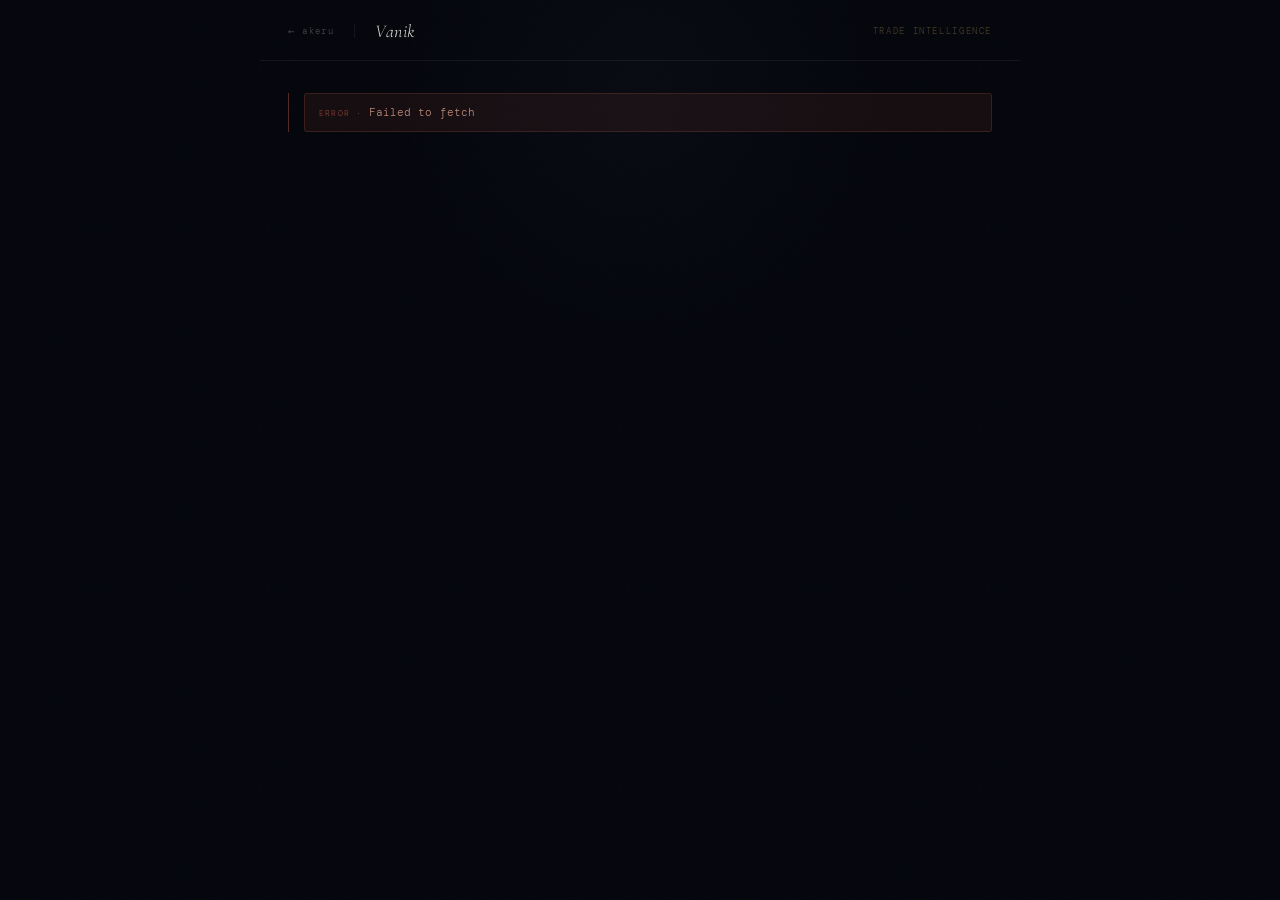
<file: vanik/index.html>
<!DOCTYPE html>
<html lang="en">
<head>
<meta charset="UTF-8">
<meta name="viewport" content="width=device-width, initial-scale=1.0">
<title>Vanik · akeru</title>
<meta name="description" content="Vanik — trade corridor intelligence. Duty rates, HS codes, landed cost.">
<link rel="preconnect" href="https://fonts.googleapis.com">
<link rel="preconnect" href="https://fonts.gstatic.com" crossorigin>
<link href="https://fonts.googleapis.com/css2?family=Cormorant+Garamond:ital,wght@0,300;0,400;1,300;1,400&family=DM+Mono:wght@300;400&display=swap" rel="stylesheet">
<style>
*, *::before, *::after { margin: 0; padding: 0; box-sizing: border-box; }

:root {
  --bg:         #04060C;
  --surface:    rgba(10, 14, 26, 0.95);
  --surface-2:  rgba(16, 20, 36, 0.8);
  --ink:        #E2DDD6;
  --ink-mid:    rgba(226,221,214,0.5);
  --ink-dim:    rgba(226,221,214,0.28);
  --ink-ghost:  rgba(226,221,214,0.12);
  --gold:       #B89A5A;
  --gold-dim:   rgba(184,154,90,0.35);
  --gold-ghost: rgba(184,154,90,0.12);
  --blue-dim:   rgba(180,200,255,0.18);
  --err:        rgba(220, 100, 80, 0.75);
  --err-bg:     rgba(220, 100, 80, 0.08);
  --border:     rgba(226,221,214,0.07);
  --border-gold:rgba(184,154,90,0.2);
}

html, body {
  width: 100%; height: 100%;
  background: var(--bg);
  color: var(--ink);
  font-family: 'DM Mono', monospace;
  overflow: hidden;
}

/* ── Noise overlay ── */
body::before {
  content: '';
  position: fixed;
  inset: 0;
  z-index: 0;
  opacity: 0.022;
  background-image: url("data:image/svg+xml,%3Csvg viewBox='0 0 256 256' xmlns='http://www.w3.org/2000/svg'%3E%3Cfilter id='noise'%3E%3CfeTurbulence type='fractalNoise' baseFrequency='0.9' numOctaves='4' stitchTiles='stitch'/%3E%3C/filter%3E%3Crect width='100%25' height='100%25' filter='url(%23noise)'/%3E%3C/svg%3E");
  background-size: 180px 180px;
  pointer-events: none;
}

/* ── Ambient glow ── */
body::after {
  content: '';
  position: fixed;
  top: -20vh;
  left: 30%;
  width: 40vw;
  height: 60vh;
  background: radial-gradient(ellipse at center, rgba(180,200,255,0.025) 0%, transparent 70%);
  z-index: 0;
  pointer-events: none;
}

/* ── Layout ── */
#app {
  position: relative;
  z-index: 1;
  display: flex;
  flex-direction: column;
  height: 100vh;
  max-width: 760px;
  margin: 0 auto;
}

/* ── Header ── */
#header {
  flex-shrink: 0;
  display: flex;
  align-items: center;
  justify-content: space-between;
  padding: 20px 28px 18px;
  border-bottom: 1px solid var(--border);
}

.header-left {
  display: flex;
  align-items: center;
  gap: 20px;
}

#back-link {
  font-family: 'DM Mono', monospace;
  font-size: 9px;
  font-weight: 300;
  letter-spacing: 0.16em;
  color: var(--ink-dim);
  text-decoration: none;
  display: flex;
  align-items: center;
  gap: 6px;
  transition: color 0.25s;
}

#back-link:hover { color: var(--ink-mid); }

.back-arrow {
  font-size: 11px;
  line-height: 1;
}

.header-sep {
  width: 1px;
  height: 14px;
  background: var(--border);
}

.header-title {
  font-family: 'Cormorant Garamond', serif;
  font-size: 18px;
  font-weight: 300;
  font-style: italic;
  color: var(--ink);
  letter-spacing: 0.03em;
}

.header-sub {
  font-family: 'DM Mono', monospace;
  font-size: 9px;
  font-weight: 300;
  letter-spacing: 0.18em;
  color: var(--gold-dim);
  text-transform: uppercase;
}

/* ── Messages ── */
#messages {
  flex: 1;
  overflow-y: auto;
  padding: 32px 28px 20px;
  display: flex;
  flex-direction: column;
  gap: 0;
  scrollbar-width: thin;
  scrollbar-color: rgba(184,154,90,0.12) transparent;
}

#messages::-webkit-scrollbar { width: 2px; }
#messages::-webkit-scrollbar-thumb { background: rgba(184,154,90,0.15); border-radius: 1px; }

/* ── Message rows ── */
.msg-row {
  display: flex;
  flex-direction: column;
  margin-bottom: 28px;
  animation: msgIn 0.35s ease forwards;
  opacity: 0;
}

@keyframes msgIn {
  from { opacity: 0; transform: translateY(5px); }
  to   { opacity: 1; transform: translateY(0); }
}

/* User message */
.msg-user {
  align-self: flex-end;
  max-width: 68%;
}

.msg-user .msg-label {
  font-size: 8px;
  letter-spacing: 0.2em;
  color: var(--ink-ghost);
  text-align: right;
  margin-bottom: 5px;
  text-transform: uppercase;
}

.msg-user .msg-content {
  font-family: 'DM Mono', monospace;
  font-size: 11px;
  font-weight: 300;
  line-height: 1.7;
  color: var(--ink-mid);
  text-align: right;
  letter-spacing: 0.01em;
}

/* Assistant message */
.msg-assistant {
  align-self: flex-start;
  width: 100%;
  position: relative;
  padding-left: 16px;
}

.msg-assistant::before {
  content: '';
  position: absolute;
  left: 0;
  top: 4px;
  bottom: 4px;
  width: 1px;
  background: linear-gradient(to bottom, var(--gold-dim), transparent);
}

.msg-assistant .msg-label {
  font-size: 8px;
  letter-spacing: 0.2em;
  color: var(--gold-dim);
  margin-bottom: 8px;
  text-transform: uppercase;
}

.msg-assistant .msg-content {
  font-family: 'DM Mono', monospace;
  font-size: 11.5px;
  font-weight: 300;
  line-height: 1.85;
  color: rgba(226,221,214,0.72);
  letter-spacing: 0.015em;
  white-space: pre-wrap;
  word-break: break-word;
}

/* ── Thinking ── */
.thinking-row {
  align-self: flex-start;
  padding-left: 16px;
  position: relative;
  margin-bottom: 24px;
}

.thinking-row::before {
  content: '';
  position: absolute;
  left: 0;
  top: 4px;
  bottom: 4px;
  width: 1px;
  background: var(--border-gold);
}

.thinking-inner {
  display: flex;
  align-items: center;
  gap: 10px;
}

.thinking-label {
  font-size: 9px;
  letter-spacing: 0.18em;
  color: var(--ink-dim);
  text-transform: uppercase;
}

.thinking-dots {
  display: flex;
  gap: 4px;
  align-items: center;
}

.thinking-dots span {
  width: 3px;
  height: 3px;
  border-radius: 50%;
  background: var(--gold-dim);
  animation: dotPulse 1.4s ease infinite;
}

.thinking-dots span:nth-child(2) { animation-delay: 0.2s; }
.thinking-dots span:nth-child(3) { animation-delay: 0.4s; }

@keyframes dotPulse {
  0%, 60%, 100% { opacity: 0.2; transform: scale(1); }
  30% { opacity: 1; transform: scale(1.3); }
}

/* ── Gate widget ── */
.gate-row {
  align-self: flex-start;
  width: 100%;
  padding-left: 16px;
  position: relative;
  margin-bottom: 28px;
}

.gate-row::before {
  content: '';
  position: absolute;
  left: 0;
  top: 0;
  bottom: 0;
  width: 1px;
  background: linear-gradient(to bottom, var(--gold-dim), transparent);
}

.gate-prompt {
  font-size: 9px;
  letter-spacing: 0.18em;
  color: var(--gold-dim);
  text-transform: uppercase;
  margin-bottom: 14px;
}

.gate-message {
  font-size: 11px;
  font-weight: 300;
  line-height: 1.75;
  color: var(--ink-mid);
  margin-bottom: 16px;
  letter-spacing: 0.01em;
}

.gate-options {
  display: flex;
  flex-direction: column;
  gap: 6px;
}

.gate-option {
  background: var(--surface-2);
  border: 1px solid var(--border);
  border-radius: 3px;
  padding: 11px 16px;
  cursor: pointer;
  transition: border-color 0.2s, background 0.2s;
  display: flex;
  align-items: baseline;
  gap: 14px;
}

.gate-option:hover {
  border-color: var(--border-gold);
  background: var(--gold-ghost);
}

.gate-code {
  font-family: 'DM Mono', monospace;
  font-size: 11px;
  font-weight: 400;
  color: var(--gold);
  letter-spacing: 0.08em;
  flex-shrink: 0;
}

.gate-desc {
  font-family: 'DM Mono', monospace;
  font-size: 10px;
  font-weight: 300;
  color: var(--ink-dim);
  letter-spacing: 0.01em;
  line-height: 1.5;
}

/* ── Error / clarify banner ── */
.err-row {
  align-self: flex-start;
  width: 100%;
  padding-left: 16px;
  position: relative;
  margin-bottom: 24px;
}

.err-row::before {
  content: '';
  position: absolute;
  left: 0;
  top: 0;
  bottom: 0;
  width: 1px;
  background: var(--err);
  opacity: 0.5;
}

.err-content {
  background: var(--err-bg);
  border: 1px solid rgba(220,100,80,0.18);
  border-radius: 3px;
  padding: 10px 14px;
  font-size: 10.5px;
  font-weight: 300;
  line-height: 1.65;
  color: rgba(220, 160, 140, 0.85);
  letter-spacing: 0.01em;
}

/* ── Input area ── */
#input-area {
  flex-shrink: 0;
  border-top: 1px solid var(--border);
  padding: 16px 28px 20px;
  background: var(--surface);
}

#input-area.hidden { display: none; }

.input-row {
  display: flex;
  gap: 10px;
  align-items: flex-end;
}

#chat-input {
  flex: 1;
  background: transparent;
  border: none;
  border-bottom: 1px solid var(--border);
  color: var(--ink);
  font-family: 'DM Mono', monospace;
  font-size: 11px;
  font-weight: 300;
  letter-spacing: 0.02em;
  padding: 8px 0;
  outline: none;
  transition: border-color 0.2s;
  resize: none;
  line-height: 1.6;
}

#chat-input:focus { border-color: var(--gold-dim); }
#chat-input::placeholder { color: var(--ink-ghost); }

#send-btn {
  background: none;
  border: 1px solid var(--border-gold);
  border-radius: 2px;
  color: var(--gold-dim);
  font-family: 'DM Mono', monospace;
  font-size: 9px;
  font-weight: 300;
  letter-spacing: 0.18em;
  text-transform: uppercase;
  padding: 7px 14px;
  cursor: pointer;
  transition: color 0.2s, border-color 0.2s, background 0.2s;
  flex-shrink: 0;
}

#send-btn:hover {
  color: var(--gold);
  border-color: var(--gold);
  background: var(--gold-ghost);
}

#send-btn:disabled {
  opacity: 0.35;
  cursor: not-allowed;
}

.input-hint {
  margin-top: 8px;
  font-size: 9px;
  letter-spacing: 0.1em;
  color: var(--ink-ghost);
}

/* ── Welcome state ── */
#welcome {
  flex: 1;
  display: flex;
  flex-direction: column;
  align-items: center;
  justify-content: center;
  text-align: center;
  padding: 40px 28px;
  gap: 20px;
  opacity: 0;
  animation: centreFadeIn 1.8s ease 0.3s forwards;
}

@keyframes centreFadeIn {
  from { opacity: 0; transform: translateY(8px); }
  to   { opacity: 1; transform: translateY(0); }
}

#welcome.hidden { display: none; }

.welcome-star {
  font-size: 28px;
  color: rgba(180,200,255,0.4);
  margin-bottom: 4px;
  animation: starBreathe 3s ease infinite;
}

@keyframes starBreathe {
  0%, 100% { opacity: 0.4; }
  50% { opacity: 0.75; }
}

.welcome-name {
  font-family: 'Cormorant Garamond', serif;
  font-size: 28px;
  font-weight: 300;
  font-style: italic;
  color: var(--ink);
  letter-spacing: 0.04em;
}

.welcome-desc {
  font-family: 'DM Mono', monospace;
  font-size: 10px;
  font-weight: 300;
  line-height: 1.9;
  color: var(--ink-dim);
  letter-spacing: 0.04em;
  max-width: 380px;
}

.welcome-example {
  font-family: 'DM Mono', monospace;
  font-size: 10px;
  font-weight: 300;
  color: var(--gold-dim);
  letter-spacing: 0.06em;
  border: 1px solid var(--border);
  border-radius: 3px;
  padding: 8px 14px;
  cursor: pointer;
  transition: border-color 0.2s, color 0.2s;
  margin-top: 4px;
}

.welcome-example:hover {
  border-color: var(--border-gold);
  color: var(--gold);
}

/* ── Connecting state ── */
#connecting {
  flex: 1;
  display: flex;
  align-items: center;
  justify-content: center;
  gap: 12px;
}

#connecting.hidden { display: none; }

.connecting-label {
  font-size: 9px;
  letter-spacing: 0.2em;
  color: var(--ink-ghost);
  text-transform: uppercase;
}

/* ── Mobile ── */
@media (max-width: 560px) {
  #header { padding: 16px 20px 14px; }
  #messages { padding: 24px 20px 16px; }
  #input-area { padding: 14px 20px 18px; }
  #welcome { padding: 32px 20px; }
  .msg-assistant, .gate-row, .err-row, .thinking-row { padding-left: 12px; }
}
</style>
</head>
<body>
<div id="app">

  <header id="header">
    <div class="header-left">
      <a href="/" id="back-link">
        <span class="back-arrow">←</span>
        akeru
      </a>
      <div class="header-sep"></div>
      <span class="header-title">Vanik</span>
    </div>
    <span class="header-sub">trade intelligence</span>
  </header>

  <!-- Connecting -->
  <div id="connecting">
    <div class="thinking-dots">
      <span></span><span></span><span></span>
    </div>
    <span class="connecting-label">connecting</span>
  </div>

  <!-- Welcome (shown after session ready, before first message) -->
  <div id="welcome" class="hidden">
    <div class="welcome-star">✦</div>
    <div class="welcome-name">Vanik</div>
    <div class="welcome-desc">
      duty rates · HS classification · trade corridors<br>
      ask about landed cost, tariff schedules, or commodity codes
    </div>
    <div class="welcome-example" id="example-query">
      what is the duty rate for brake callipers from India to the UK?
    </div>
  </div>

  <!-- Messages -->
  <div id="messages" class="hidden"></div>

  <!-- Input -->
  <div id="input-area" class="hidden">
    <div class="input-row">
      <input
        type="text"
        id="chat-input"
        placeholder="ask about a product, corridor, or HS code…"
        autocomplete="off"
        autocorrect="off"
        spellcheck="false"
      />
      <button id="send-btn" type="button">send</button>
    </div>
    <div class="input-hint">↵ return to send</div>
  </div>

</div>

<script>
window.VANIK_API_URL = "https://api.akeru.dev";

(function () {
  var VANIK_API = window.VANIK_API_URL || "";

  var connectingEl = document.getElementById('connecting');
  var welcomeEl    = document.getElementById('welcome');
  var messagesEl   = document.getElementById('messages');
  var inputArea    = document.getElementById('input-area');
  var inputEl      = document.getElementById('chat-input');
  var sendBtn      = document.getElementById('send-btn');
  var exampleEl    = document.getElementById('example-query');

  var sessionId    = null;
  var eventSource  = null;
  var streamRow    = null;
  var streamContent = null;
  var thinkingRow  = null;
  var hasMessages  = false;

  // ── State transitions ────────────────────
  function showConnecting() {
    connectingEl.classList.remove('hidden');
    welcomeEl.classList.add('hidden');
    messagesEl.classList.add('hidden');
    inputArea.classList.add('hidden');
  }

  function showWelcome() {
    connectingEl.classList.add('hidden');
    welcomeEl.classList.remove('hidden');
    messagesEl.classList.add('hidden');
    inputArea.classList.add('hidden');
  }

  function showMessages() {
    connectingEl.classList.add('hidden');
    welcomeEl.classList.add('hidden');
    messagesEl.classList.remove('hidden');
  }

  function showInput(show) {
    inputArea.classList.toggle('hidden', !show);
    if (show) {
      inputEl.focus();
    }
  }

  // ── Message rendering ────────────────────
  function addUserMessage(text) {
    hasMessages = true;
    showMessages();
    var row = document.createElement('div');
    row.className = 'msg-row msg-user';
    row.innerHTML =
      '<div class="msg-label">you</div>' +
      '<div class="msg-content">' + escapeHtml(text) + '</div>';
    messagesEl.appendChild(row);
    scrollBottom();
  }

  function startAssistantStream() {
    hasMessages = true;
    showMessages();
    streamRow = document.createElement('div');
    streamRow.className = 'msg-row msg-assistant';
    streamRow.innerHTML = '<div class="msg-label">vanik</div><div class="msg-content"></div>';
    streamContent = streamRow.querySelector('.msg-content');
    messagesEl.appendChild(streamRow);
    scrollBottom();
  }

  function appendToken(text) {
    if (!streamRow) startAssistantStream();
    streamContent.textContent += text;
    scrollBottom();
  }

  function showThinking(show) {
    if (show && !thinkingRow) {
      showMessages(); // ensure messages area visible before appending
      thinkingRow = document.createElement('div');
      thinkingRow.className = 'thinking-row';
      thinkingRow.innerHTML =
        '<div class="thinking-inner">' +
        '<span class="thinking-label">thinking</span>' +
        '<div class="thinking-dots"><span></span><span></span><span></span></div>' +
        '</div>';
      messagesEl.appendChild(thinkingRow);
      scrollBottom();
    } else if (!show && thinkingRow) {
      thinkingRow.remove();
      thinkingRow = null;
    }
  }

  function renderGate(data) {
    streamRow = null; streamContent = null;
    var options = data.options || [];
    var msg     = data.message || "Select a commodity or provide a 10-digit code.";

    var row = document.createElement('div');
    row.className = 'gate-row';
    row.innerHTML =
      '<div class="gate-prompt">classification gate</div>' +
      '<div class="gate-message">' + escapeHtml(msg) + '</div>' +
      '<div class="gate-options">' +
      options.map(function(opt, i) {
        var code = String(opt.commodity_code || opt.code || '');
        var desc = String(opt.description   || opt.label || '').slice(0, 80);
        return '<button class="gate-option" data-idx="' + i + '">' +
          (code ? '<span class="gate-code">' + escapeHtml(code) + '</span>' : '') +
          (desc ? '<span class="gate-desc">' + escapeHtml(desc) + '</span>' : '') +
          '</button>';
      }).join('') +
      '</div>';

    row.querySelectorAll('.gate-option').forEach(function(btn) {
      btn.addEventListener('click', function() {
        var idx  = parseInt(btn.dataset.idx, 10);
        var opt  = options[idx];
        var code = String(opt.commodity_code || opt.code || '');
        var desc = String(opt.description    || opt.label || '');
        sendMessage(code || desc);
      });
    });

    messagesEl.appendChild(row);
    scrollBottom();
  }

  function renderError(msg, type) {
    streamRow = null; streamContent = null;
    var row = document.createElement('div');
    row.className = 'err-row';
    var label = type === 'clarify' ? 'clarification needed' : 'error';
    row.innerHTML =
      '<div class="err-content">' +
      '<span style="color:rgba(220,100,80,0.6);letter-spacing:0.15em;font-size:8px;text-transform:uppercase;">' + label + ' · </span>' +
      escapeHtml(msg || 'Something went wrong.') +
      '</div>';
    messagesEl.appendChild(row);
    scrollBottom();
  }

  function scrollBottom() {
    messagesEl.scrollTop = messagesEl.scrollHeight;
  }

  function escapeHtml(s) {
    var d = document.createElement('div');
    d.textContent = String(s);
    return d.innerHTML;
  }

  // ── SSE ─────────────────────────────────
  function connectSSE() {
    if (!sessionId || eventSource) return;
    var url = VANIK_API + '/sessions/' + encodeURIComponent(sessionId) + '/sse';
    eventSource = new EventSource(url);
    eventSource.onmessage = onSSEEvent;
    eventSource.onerror = function() {
      if (eventSource) { eventSource.close(); eventSource = null; }
      showThinking(false);
      // Only show error if we were mid-stream (not a normal post-done close)
      if (streamRow || thinkingRow) {
        streamRow = null; streamContent = null;
        renderError('Connection interrupted. Please try again.', 'error');
        showInput(true);
      }
    };
  }

  function onSSEEvent(e) {
    var data;
    try { data = JSON.parse(e.data); } catch (_) { return; }
    var type = data.type;

    if (type === 'thinking') {
      showThinking(data.visible === true);
    } else if (type === 'token') {
      showThinking(false);
      appendToken(data.content || '');
    } else if (type === 'gate') {
      showThinking(false);
      streamRow = null; streamContent = null;
      renderGate(data);
      showInput(false);
    } else if (type === 'done') {
      showThinking(false);
      streamRow = null; streamContent = null;
      showInput(true);
      if (eventSource) { eventSource.close(); eventSource = null; }
    } else if (type === 'error' || type === 'clarify') {
      showThinking(false);
      renderError(data.message, type);
      showInput(true);
      if (eventSource) { eventSource.close(); eventSource = null; }
    }
  }

  // ── Send ─────────────────────────────────
  function sendMessage(text) {
    text = String(text).trim();
    if (!sessionId || !text) return;
    addUserMessage(text);
    showInput(false);
    sendBtn.disabled = true;

    // Reconnect SSE if needed
    if (!eventSource) connectSSE();

    fetch(VANIK_API + '/sessions/' + encodeURIComponent(sessionId) + '/msg', {
      method: 'POST',
      headers: { 'Content-Type': 'application/json' },
      body: JSON.stringify({ role: 'user', content: text }),
    })
      .then(function(r) {
        if (r.status !== 202) return r.json().then(function(j) { return Promise.reject(j); });
        showThinking(true);
      })
      .catch(function(err) {
        renderError(err && err.message ? err.message : 'Failed to send message.', 'error');
        showInput(true);
      })
      .finally(function() { sendBtn.disabled = false; });
  }

  // ── Init ─────────────────────────────────
  showConnecting();

  fetch(VANIK_API + '/sessions', {
    method: 'POST',
    headers: { 'Content-Type': 'application/json' },
    body: '{}',
  })
    .then(function(r) {
      if (r.status !== 201) return r.json().then(function(j) { return Promise.reject(j); });
      return r.json();
    })
    .then(function(body) {
      sessionId = body.session_id;
      connectSSE();
      // Wait for welcome SSE — fall back to welcome screen after 3s if nothing arrives
      var welcomeTimer = setTimeout(function() { showWelcome(); showInput(true); }, 3000);
      if (eventSource) {
        eventSource.onmessage = function(e) {
          var data;
          try { data = JSON.parse(e.data); } catch (_) { return; }
          if (data.type === 'token' || data.type === 'done') {
            clearTimeout(welcomeTimer);
            if (data.type === 'token') {
              showMessages();
              startAssistantStream();
              appendToken(data.content || '');
            }
            if (data.type === 'done') {
              // Welcome stream complete — close SSE, show welcome + input
              if (eventSource) { eventSource.close(); eventSource = null; }
              showWelcome();
              showInput(true);
            }
            // Hand off to normal handler for subsequent events
            if (eventSource) eventSource.onmessage = onSSEEvent;
          } else {
            onSSEEvent(e);
          }
        };
      }
    })
    .catch(function(err) {
      connectingEl.classList.add('hidden');
      messagesEl.classList.remove('hidden');
      renderError(err && err.message ? err.message : 'Could not connect to Vanik.', 'error');
    });

  // Example query click — pre-fill input, stay on welcome until user sends
  exampleEl.addEventListener('click', function() {
    inputEl.value = exampleEl.textContent.trim();
    inputEl.focus();
  });

  // Input handlers
  inputEl.addEventListener('keydown', function(e) {
    if (e.key === 'Enter' && !e.shiftKey) {
      e.preventDefault();
      sendMessage(inputEl.value);
      inputEl.value = '';
    }
  });

  sendBtn.addEventListener('click', function() {
    sendMessage(inputEl.value);
    inputEl.value = '';
  });

})();
</script>
</body>
</html>
</file>
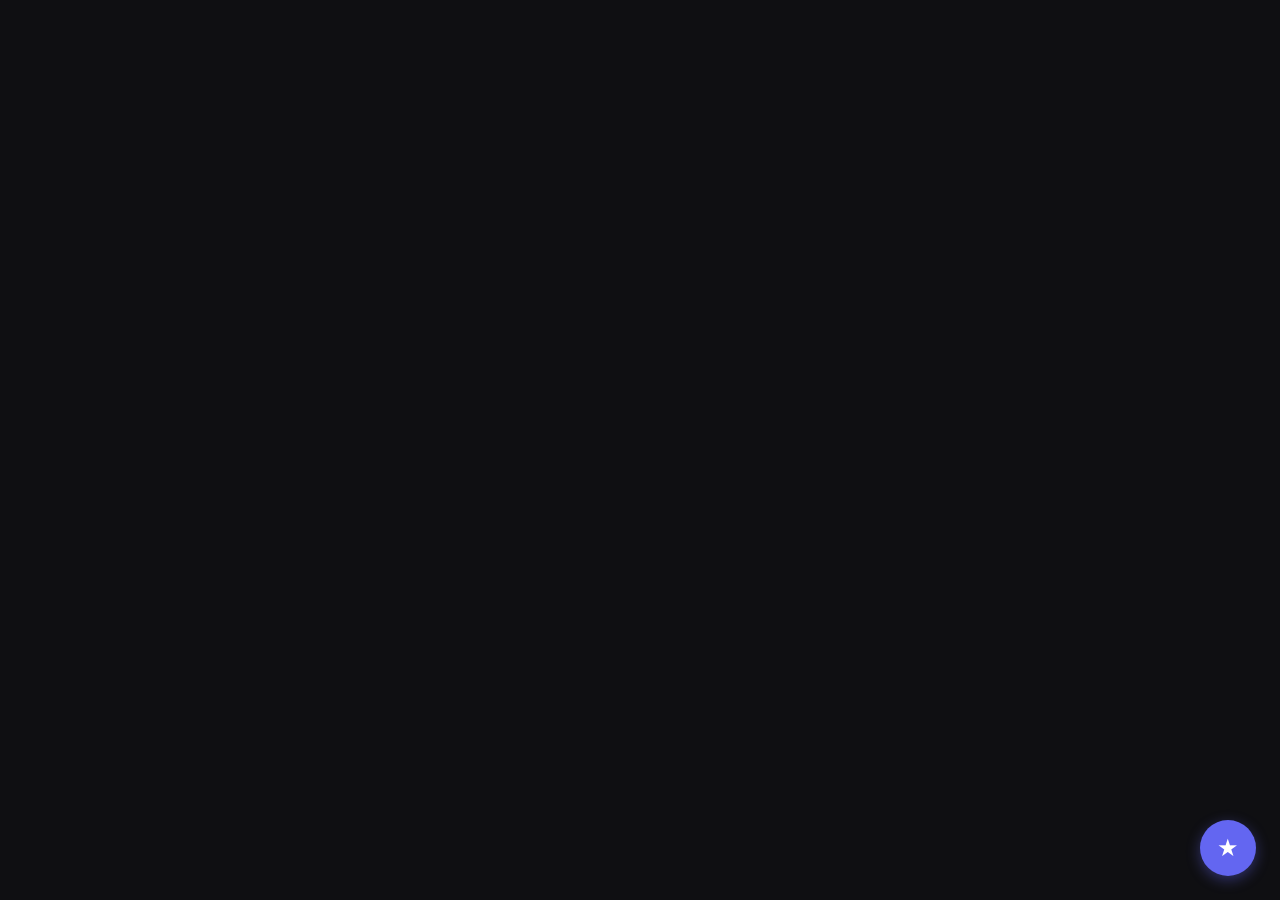
<file: web/index.html>
<!DOCTYPE html>
<html lang="en">
<head>
  <meta charset="UTF-8" />
  <meta name="viewport" content="width=device-width, initial-scale=1" />
  <title>Vanik – akeru.dev</title>
  <style>
    :root {
      --bg: #0f0f12;
      --surface: #1a1a1f;
      --text: #e8e8ed;
      --muted: #888;
      --accent: #6366f1;
      --accent-hover: #818cf8;
      --border: #2a2a32;
      --card: #222228;
    }
    * { box-sizing: border-box; }
    body { font-family: system-ui, -apple-system, sans-serif; background: var(--bg); color: var(--text); margin: 0; min-height: 100vh; }
    .star-open {
      position: fixed;
      bottom: 1.5rem;
      right: 1.5rem;
      width: 56px;
      height: 56px;
      border-radius: 50%;
      background: var(--accent);
      color: white;
      border: none;
      cursor: pointer;
      box-shadow: 0 4px 14px rgba(99, 102, 241, 0.4);
      display: flex;
      align-items: center;
      justify-content: center;
      font-size: 1.5rem;
      transition: background .2s, transform .15s;
    }
    .star-open:hover { background: var(--accent-hover); transform: scale(1.05); }
    .chat-panel {
      position: fixed;
      inset: 0;
      background: var(--bg);
      display: flex;
      flex-direction: column;
      z-index: 100;
    }
    .chat-panel.hidden { display: none; }
    .chat-header {
      padding: 1rem 1.25rem;
      border-bottom: 1px solid var(--border);
      display: flex;
      align-items: center;
      justify-content: space-between;
      background: var(--surface);
    }
    .chat-header h1 { margin: 0; font-size: 1.1rem; font-weight: 600; }
    .chat-close {
      background: transparent;
      border: none;
      color: var(--muted);
      cursor: pointer;
      padding: 0.25rem;
      font-size: 1.25rem;
      line-height: 1;
    }
    .chat-close:hover { color: var(--text); }
    .chat-messages {
      flex: 1;
      overflow-y: auto;
      padding: 1rem 1.25rem;
      display: flex;
      flex-direction: column;
      gap: 0.75rem;
    }
    .message-assistant {
      max-width: 85%;
      align-self: flex-start;
    }
    .streaming-text {
      white-space: pre-wrap;
      word-break: break-word;
      line-height: 1.5;
    }
    .thinking {
      display: inline-flex;
      align-items: center;
      gap: 0.5rem;
      color: var(--muted);
      font-size: 0.9rem;
    }
    .thinking-dots::after { content: ""; animation: dots 1s steps(4, end) infinite; }
    @keyframes dots { 0%, 20% { content: "."; } 40% { content: ".."; } 60%, 100% { content: "..."; } }
    .gate-widget {
      background: var(--card);
      border: 1px solid var(--border);
      border-radius: 8px;
      padding: 1rem;
      max-width: 100%;
    }
    .gate-widget .gate-message { margin-bottom: 0.75rem; color: var(--muted); font-size: 0.9rem; }
    .gate-options {
      display: flex;
      flex-wrap: wrap;
      gap: 0.5rem;
    }
    .gate-option {
      background: var(--surface);
      border: 1px solid var(--border);
      border-radius: 6px;
      padding: 0.6rem 0.9rem;
      cursor: pointer;
      font-size: 0.9rem;
      transition: border-color .15s, background .15s;
    }
    .gate-option:hover { border-color: var(--accent); background: rgba(99, 102, 241, 0.08); }
    .gate-option code { font-size: 0.85em; }
    .chat-input-area {
      padding: 1rem 1.25rem;
      border-top: 1px solid var(--border);
      background: var(--surface);
    }
    .chat-input-area.hidden { display: none; }
    .chat-input-row {
      display: flex;
      gap: 0.5rem;
      align-items: center;
    }
    .chat-input {
      flex: 1;
      background: var(--bg);
      border: 1px solid var(--border);
      border-radius: 8px;
      color: var(--text);
      padding: 0.75rem 1rem;
      font-size: 1rem;
    }
    .chat-input:focus { outline: none; border-color: var(--accent); }
    .chat-send {
      background: var(--accent);
      color: white;
      border: none;
      border-radius: 8px;
      padding: 0.75rem 1.25rem;
      font-size: 1rem;
      cursor: pointer;
      font-weight: 500;
    }
    .chat-send:hover { background: var(--accent-hover); }
    .chat-send:disabled { opacity: 0.5; cursor: not-allowed; }
    .error-banner { background: rgba(239, 68, 68, 0.15); border: 1px solid rgba(239, 68, 68, 0.4); border-radius: 8px; padding: 0.75rem; color: #fca5a5; font-size: 0.9rem; }
  </style>
</head>
<body>
  <button type="button" class="star-open" id="star-open" aria-label="Open Vanik chat">★</button>

  <div class="chat-panel hidden" id="chat-panel">
    <header class="chat-header">
      <h1>Vanik</h1>
      <button type="button" class="chat-close" id="chat-close" aria-label="Close">×</button>
    </header>
    <div class="chat-messages" id="chat-messages"></div>
    <div class="chat-input-area hidden" id="chat-input-area">
      <div class="chat-input-row">
        <input type="text" class="chat-input" id="chat-input" placeholder="Ask about duty, HS codes, corridors…" autocomplete="off" />
        <button type="button" class="chat-send" id="chat-send">Send</button>
      </div>
    </div>
  </div>

  <!-- Set window.VANIK_API_URL to gateway base URL when frontend and API are on different origins (e.g. akeru.dev vs api.akeru.dev). Unset => same-origin. -->
  <script>
    (function () {
      const VANIK_API = window.VANIK_API_URL || "";
      const $ = (id) => document.getElementById(id);

      const panel = $("chat-panel");
      const messagesEl = $("chat-messages");
      const inputArea = $("chat-input-area");
      const input = $("chat-input");
      const sendBtn = $("chat-send");
      let sessionId = null;
      let eventSource = null;
      let streamingEl = null;
      let thinkingEl = null;

      function showThinking(show) {
        if (show && !thinkingEl) {
          thinkingEl = document.createElement("div");
          thinkingEl.className = "thinking thinking-dots";
          thinkingEl.textContent = "Thinking";
          messagesEl.appendChild(thinkingEl);
          messagesEl.scrollTop = messagesEl.scrollHeight;
        } else if (!show && thinkingEl) {
          thinkingEl.remove();
          thinkingEl = null;
        }
      }

      function appendToken(content) {
        if (!streamingEl) {
          streamingEl = document.createElement("div");
          streamingEl.className = "message-assistant streaming-text";
          messagesEl.appendChild(streamingEl);
        }
        streamingEl.textContent += content;
        messagesEl.scrollTop = messagesEl.scrollHeight;
      }

      function renderGate(event) {
        const widget = document.createElement("div");
        widget.className = "gate-widget";
        const msg = event.message || "Select one option or provide a 10-digit code.";
        const options = event.options || [];
        widget.innerHTML =
          '<div class="gate-message">' + escapeHtml(msg) + '</div>' +
          '<div class="gate-options">' +
          options.map((opt) => {
            const code = (opt.commodity_code || opt.code || "").toString();
            const desc = (opt.description || opt.label || "").toString().slice(0, 60);
            const label = code ? (desc ? code + " – " + desc : code) : desc || "Option";
            return '<button type="button" class="gate-option" data-code="' + escapeHtml(code) + '">' + escapeHtml(label) + '</button>';
          }).join("") +
          "</div>";
        options.forEach((opt, i) => {
          const btn = widget.querySelectorAll(".gate-option")[i];
          if (btn) btn.addEventListener("click", () => sendMessage(btn.dataset.code));
        });
        messagesEl.appendChild(widget);
        messagesEl.scrollTop = messagesEl.scrollHeight;
      }

      function escapeHtml(s) {
        const div = document.createElement("div");
        div.textContent = s;
        return div.innerHTML;
      }

      function showInput(show) {
        inputArea.classList.toggle("hidden", !show);
        if (show) input.focus();
      }

      function onSSEEvent(event) {
        let data;
        try {
          data = JSON.parse(event.data);
        } catch (_) {
          return;
        }
        const type = data.type;
        if (type === "thinking") {
          showThinking(data.visible === true);
          return;
        }
        if (type === "token") {
          appendToken(data.content || "");
          return;
        }
        if (type === "gate") {
          streamingEl = null;
          renderGate(data);
          showInput(false);
          return;
        }
        if (type === "done") {
          streamingEl = null;
          showThinking(false);
          showInput(true);
          if (eventSource) {
            eventSource.close();
            eventSource = null;
          }
          return;
        }
        if (type === "error" || type === "clarify") {
          streamingEl = null;
          showThinking(false);
          const err = document.createElement("div");
          err.className = "error-banner";
          err.textContent = data.message || (type === "error" ? "Something went wrong." : "Please provide more details.");
          messagesEl.appendChild(err);
          messagesEl.scrollTop = messagesEl.scrollHeight;
          showInput(true);
        }
      }

      function connectSSE() {
        if (!sessionId || eventSource) return;
        const url = VANIK_API + "/sessions/" + encodeURIComponent(sessionId) + "/sse";
        eventSource = new EventSource(url);
        eventSource.onmessage = onSSEEvent;
        eventSource.onerror = () => {
          if (eventSource) {
            eventSource.close();
            eventSource = null;
          }
        };
      }

      function sendMessage(text) {
        if (!sessionId || !text) return;
        const url = VANIK_API + "/sessions/" + encodeURIComponent(sessionId) + "/msg";
        sendBtn.disabled = true;
        fetch(url, {
          method: "POST",
          headers: { "Content-Type": "application/json" },
          body: JSON.stringify({ role: "user", content: String(text).trim() }),
        })
          .then((r) => {
            if (r.status !== 202) return r.json().then((j) => Promise.reject(j));
            showInput(false);
            connectSSE();
          })
          .catch((err) => {
            const el = document.createElement("div");
            el.className = "error-banner";
            el.textContent = err?.message || "Failed to send.";
            messagesEl.appendChild(el);
            showInput(true);
          })
          .finally(() => { sendBtn.disabled = false; });
        input.value = "";
      }

      $("star-open").addEventListener("click", () => {
        panel.classList.remove("hidden");
        messagesEl.innerHTML = "";
        streamingEl = null;
        thinkingEl = null;
        showInput(false);
        if (eventSource) {
          eventSource.close();
          eventSource = null;
        }
        fetch(VANIK_API + "/sessions", {
          method: "POST",
          headers: { "Content-Type": "application/json" },
          body: "{}",
        })
          .then((r) => {
            if (r.status !== 201) return r.json().then((j) => Promise.reject(j));
            return r.json();
          })
          .then((body) => {
            sessionId = body.session_id;
            connectSSE();
          })
          .catch((err) => {
            const el = document.createElement("div");
            el.className = "error-banner";
            el.textContent = err?.message || "Could not start session.";
            messagesEl.appendChild(el);
            showInput(true);
          });
      });

      $("chat-close").addEventListener("click", () => {
        panel.classList.add("hidden");
        if (eventSource) {
          eventSource.close();
          eventSource = null;
        }
      });

      input.addEventListener("keydown", (e) => {
        if (e.key === "Enter" && !e.shiftKey) {
          e.preventDefault();
          sendMessage(input.value);
        }
      });
      sendBtn.addEventListener("click", () => sendMessage(input.value));
    })();
  </script>
</body>
</html>
</file>
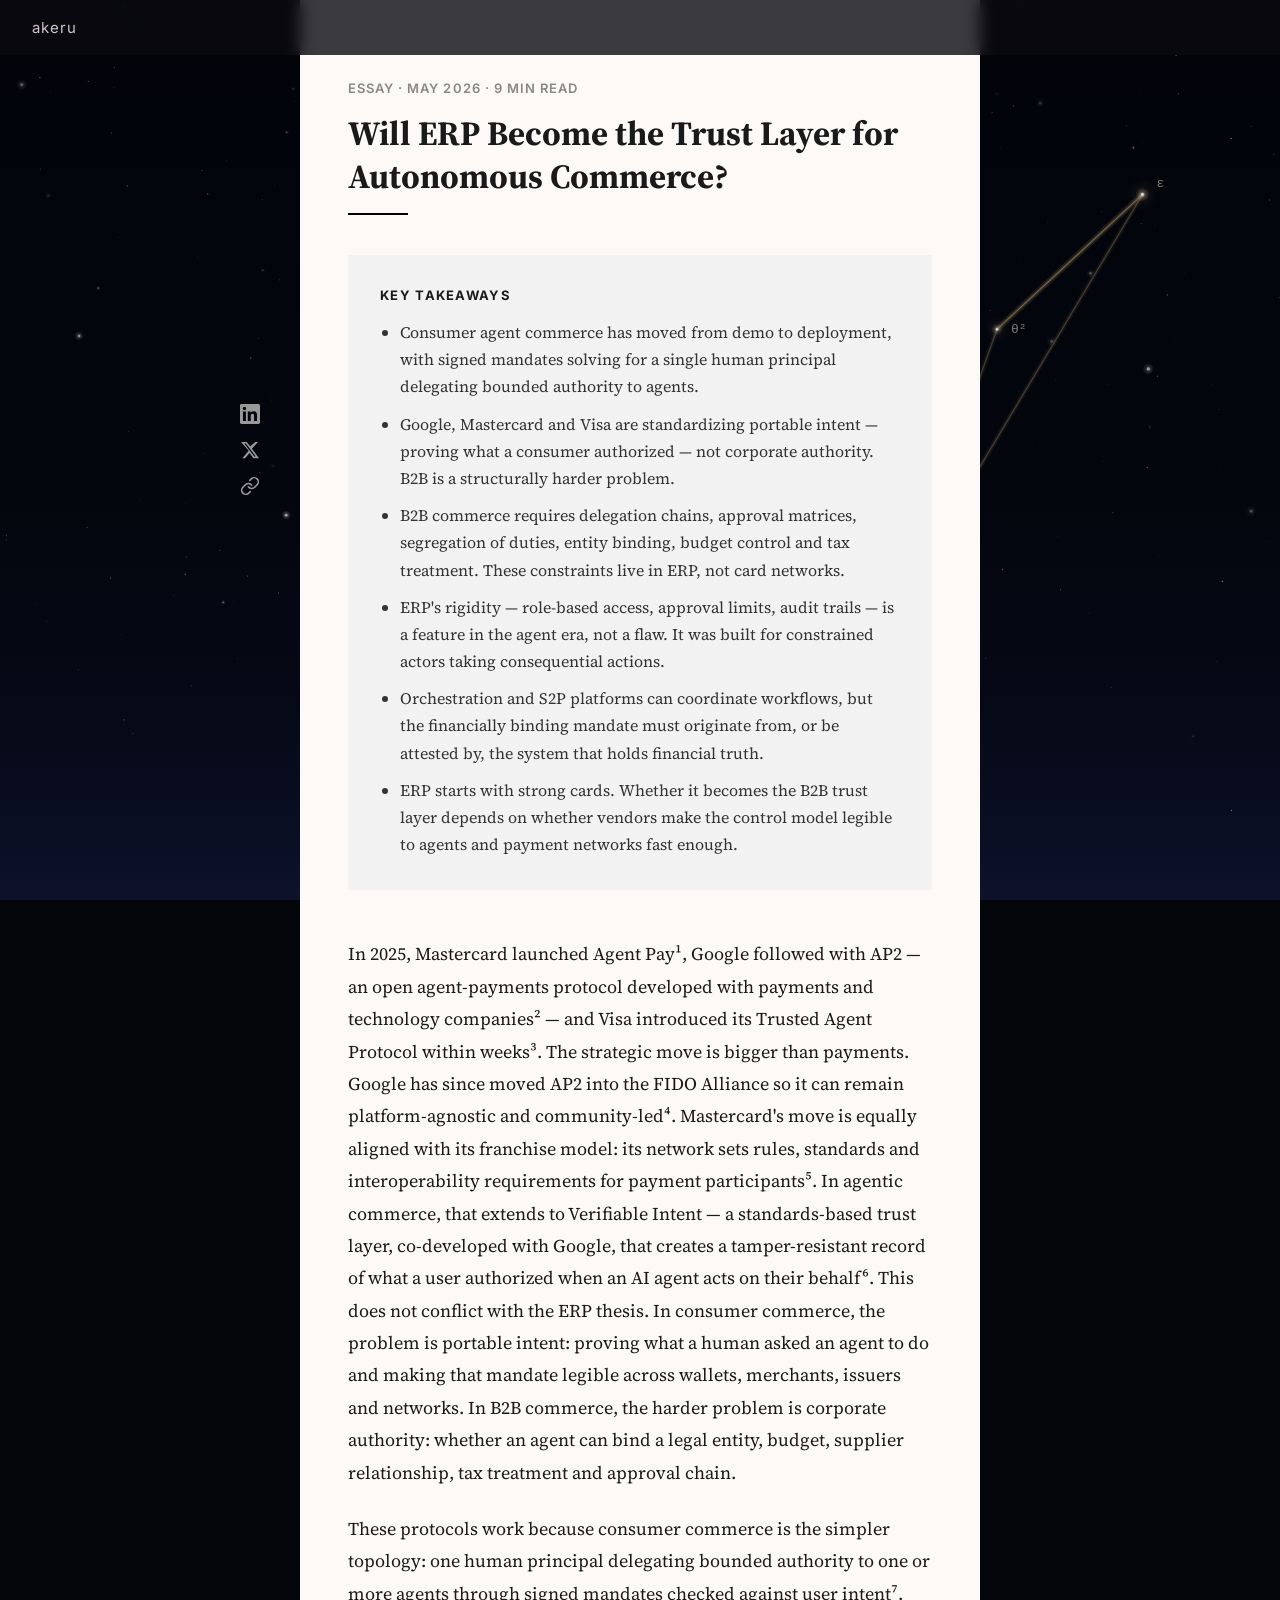
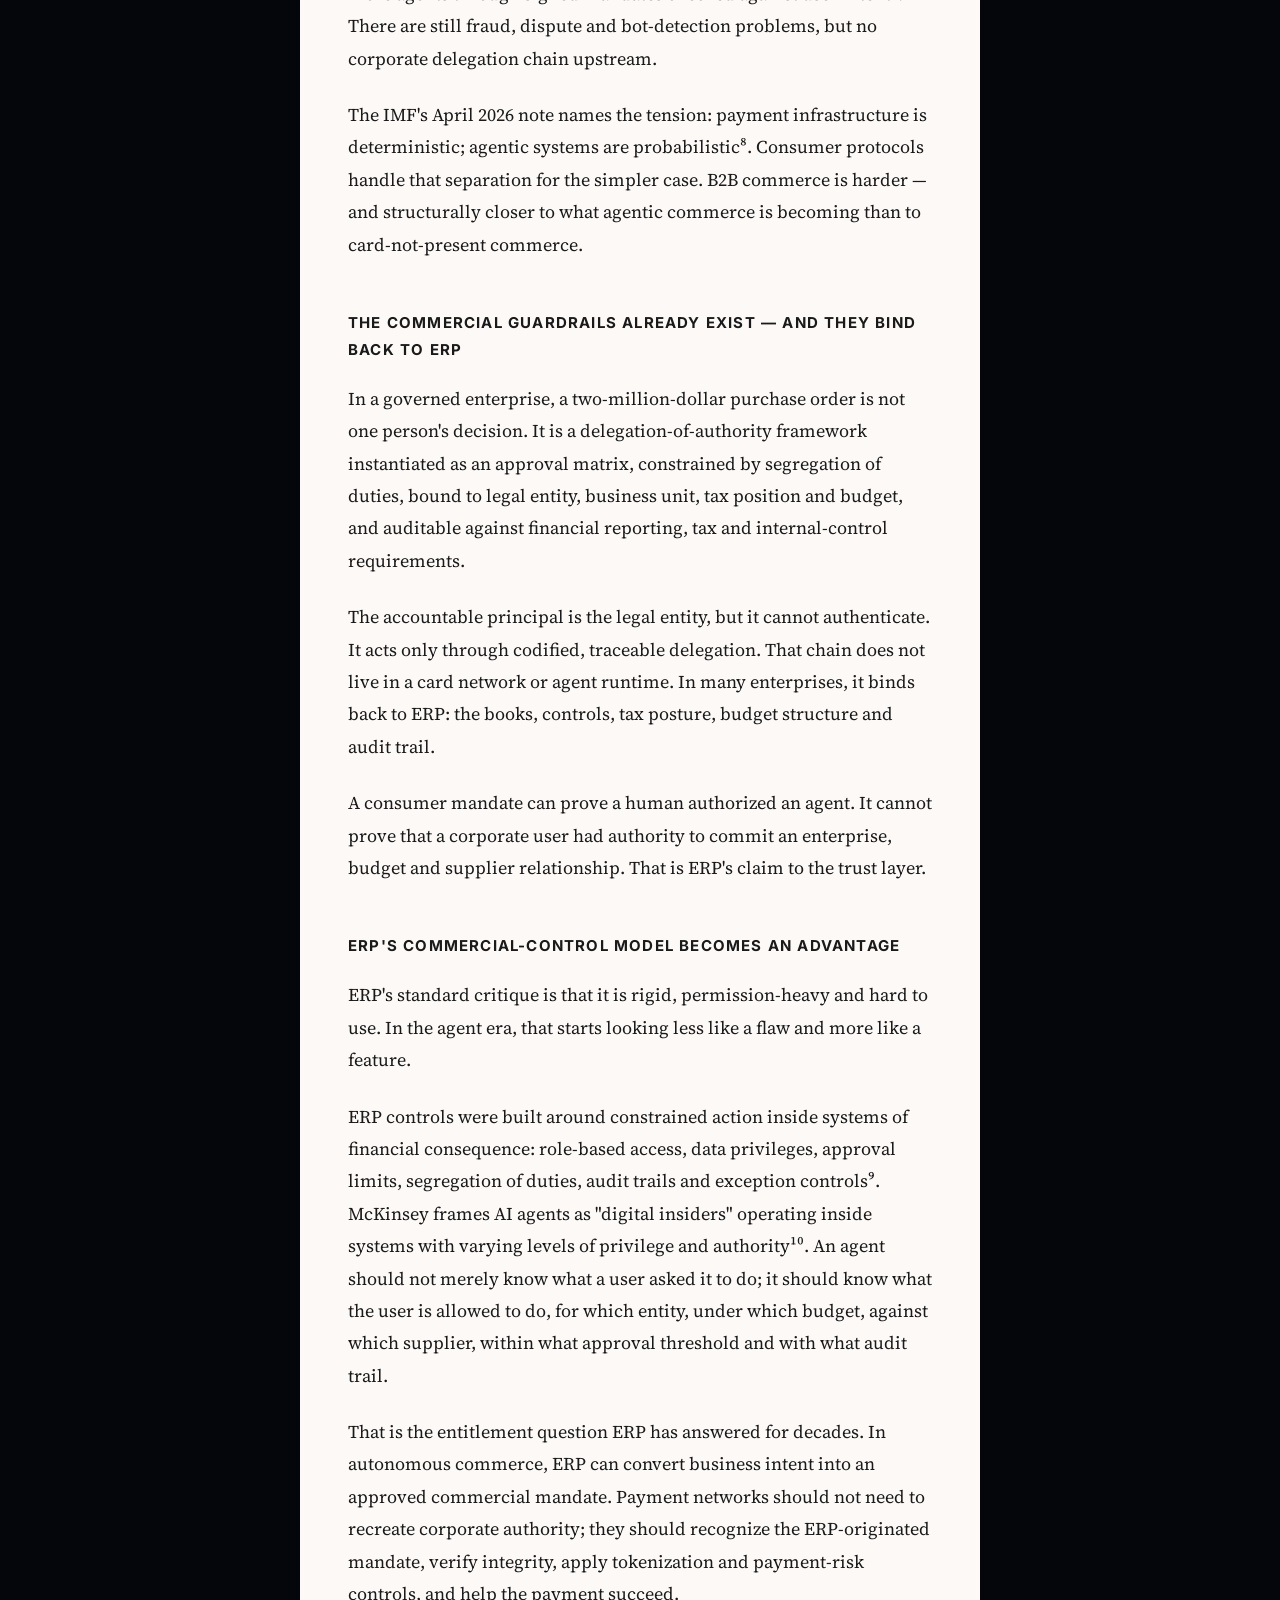
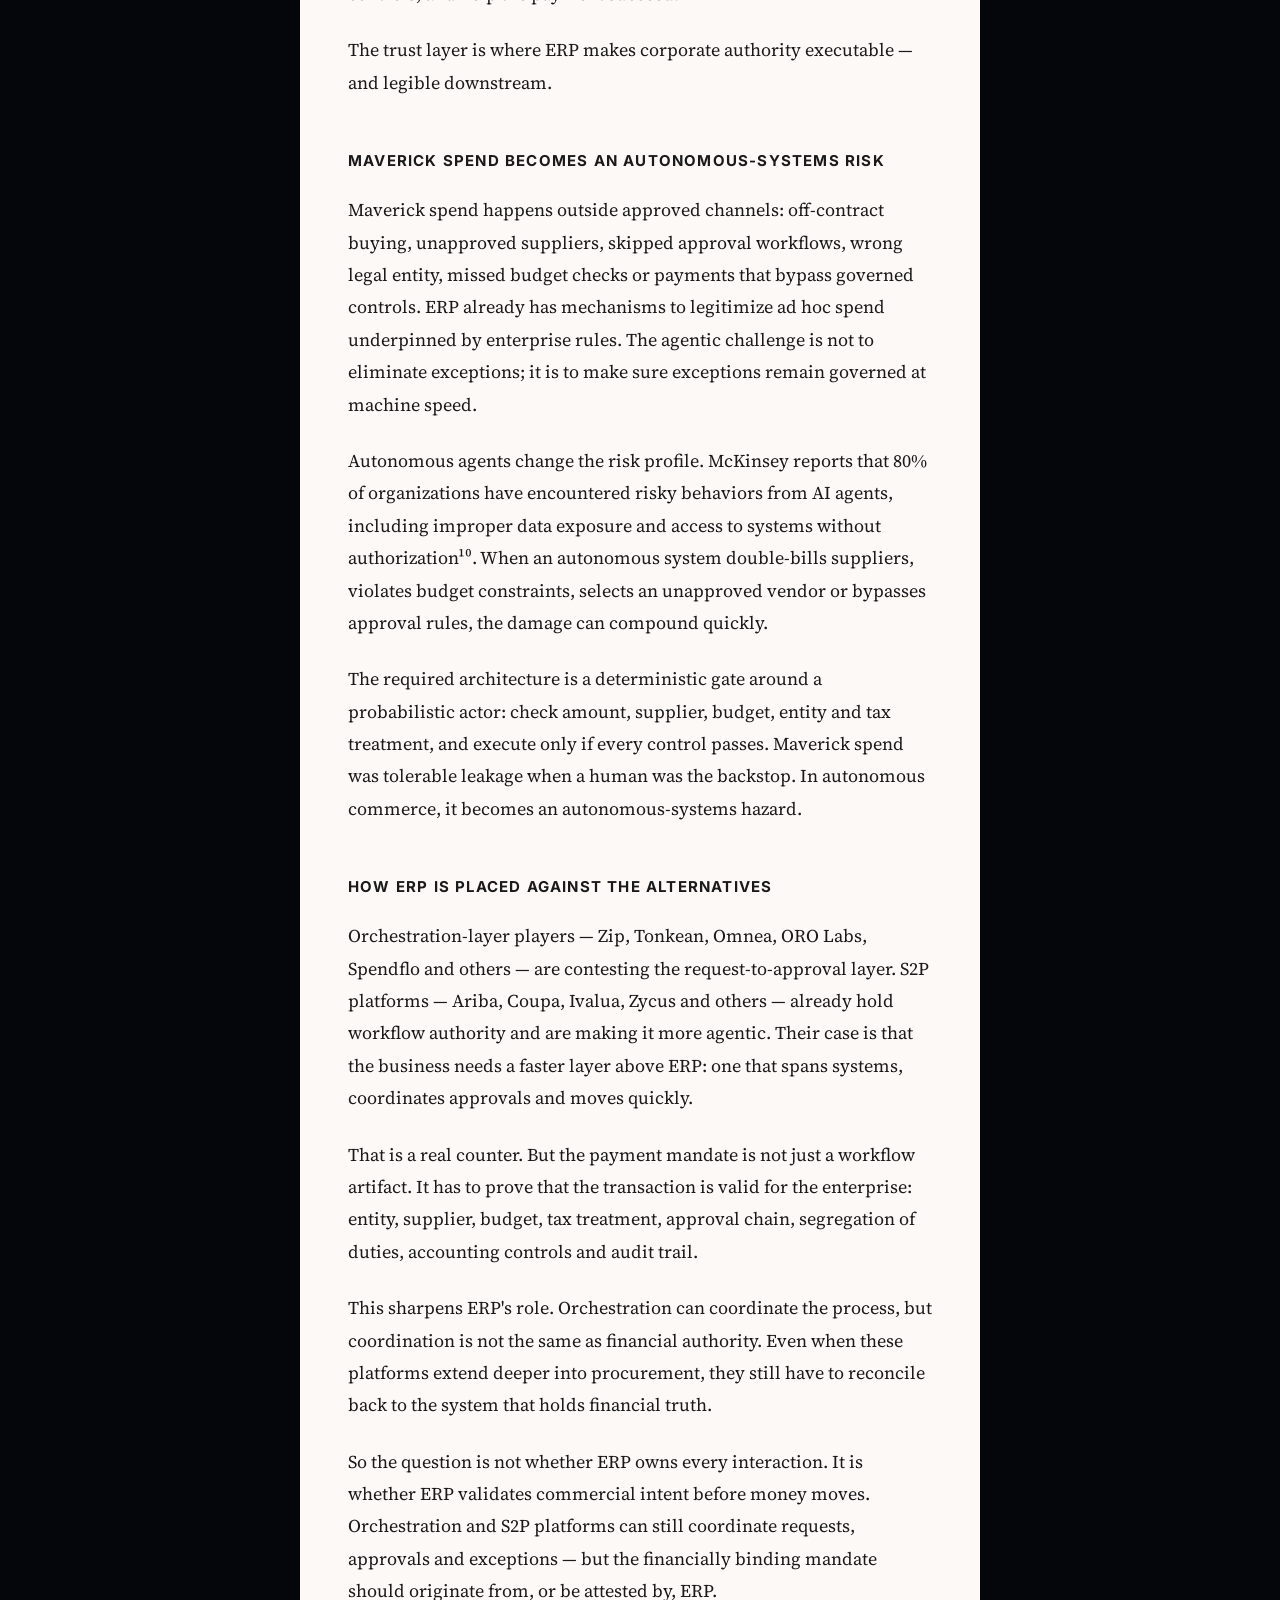
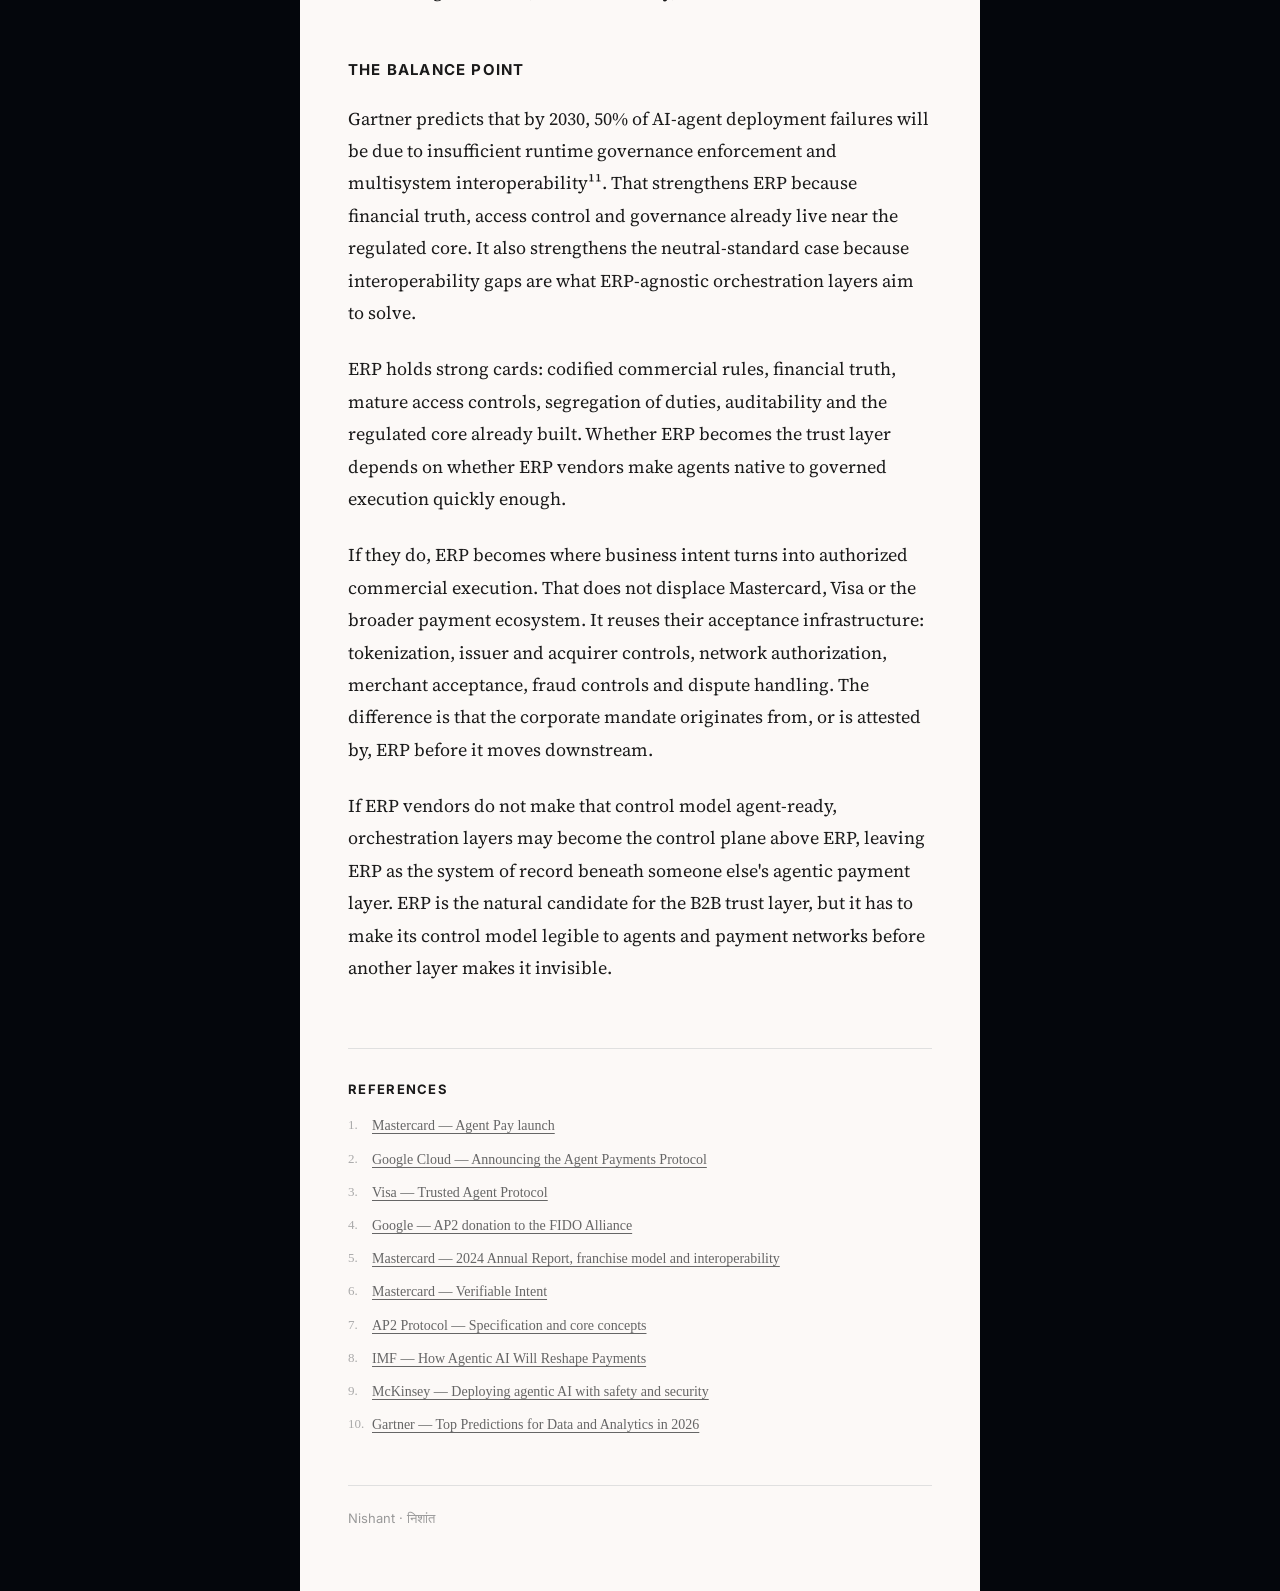
<file: erp-trust-layer.html>
<!DOCTYPE html>
<html lang="en">
<head>
  <meta charset="UTF-8">
  <meta name="viewport" content="width=device-width, initial-scale=1.0">
  <title>Will ERP Become the Trust Layer for Autonomous Commerce? · akeru</title>
  <link rel="canonical" href="https://akeru.dev/erp-trust-layer">

  <!-- Open Graph -->
  <meta property="og:type" content="article">
  <meta property="og:title" content="Will ERP Become the Trust Layer for Autonomous Commerce?">
  <meta property="og:url" content="https://akeru.dev/erp-trust-layer">

  <meta property="og:image" content="https://akeru.dev/img/erp-trust-layer-og-v2.png">
  <meta property="og:image:width" content="1200">
  <meta property="og:image:height" content="630">
  <meta property="article:published_time" content="2026-05-01">
  <meta property="article:author" content="Nishant">
  <meta name="author" content="Nishant">

  <!-- Twitter Card -->
  <meta name="twitter:card" content="summary_large_image">
  <meta name="twitter:title" content="Will ERP Become the Trust Layer for Autonomous Commerce?">
  <meta name="twitter:image" content="https://akeru.dev/img/erp-trust-layer-og-v2.png">

  <!-- Fonts -->
  <link rel="preconnect" href="https://fonts.googleapis.com">
  <link rel="preconnect" href="https://fonts.gstatic.com" crossorigin>
  <link href="https://fonts.googleapis.com/css2?family=Inter:wght@400;600;700&family=Source+Serif+Pro:wght@400;700&display=swap" rel="stylesheet">

  <style>
    *, *::before, *::after { margin: 0; padding: 0; box-sizing: border-box; }

    html { background: #04060C; }
    body { min-height: 100vh; background: #04060C; }

    /* ── Starfield canvas ── */
    #sky {
      position: fixed;
      inset: 0;
      width: 100%;
      height: 100%;
      z-index: 0;
    }

    /* ── Fixed dark header ── */
    .essay-header {
      position: fixed;
      top: 0; left: 0; right: 0;
      z-index: 100;
      background: rgba(10,10,15,0.8);
      backdrop-filter: blur(8px);
      -webkit-backdrop-filter: blur(8px);
      padding: 18px 32px;
    }

    .essay-header a {
      font-family: 'Inter', sans-serif;
      font-size: 15px;
      font-weight: 400;
      letter-spacing: 0.06em;
      text-transform: lowercase;
      color: rgba(226,221,214,0.90);
      text-decoration: none;
      transition: opacity 0.2s;
    }

    .essay-header a:hover { opacity: 0.65; }

    /* ── White content panel ── */
    .essay-panel {
      position: relative;
      z-index: 10;
      max-width: 680px;
      margin: 0 auto;
      background: #FCF9F7;
      padding: 80px 48px 64px;
      min-height: 100vh;
    }

    /* ── Meta ── */
    .essay-meta {
      font-family: 'Inter', sans-serif;
      font-size: 13px;
      font-weight: 600;
      letter-spacing: 0.08em;
      text-transform: uppercase;
      color: #888;
      margin-bottom: 16px;
    }

    /* ── Title ── */
    .essay-title {
      font-family: 'Source Serif Pro', Georgia, serif;
      font-size: 34px;
      font-weight: 700;
      line-height: 1.25;
      color: #1a1a1a;
      margin-bottom: 16px;
    }

    /* ── Subtitle ── */
    .essay-subtitle {
      font-family: 'Source Serif Pro', Georgia, serif;
      font-size: 18px;
      line-height: 1.5;
      color: #555;
      margin-bottom: 32px;
    }

    /* ── Rule ── */
    .essay-hr {
      border: none;
      border-top: 2px solid #000;
      width: 60px;
      margin: 0 0 40px;
    }

    /* ── Share icons — mobile inline (after HR, before Key Takeaways) ── */
    .share-inline {
      display: none;
      align-items: center;
      gap: 16px;
      margin-bottom: 40px;
    }

    /* ── Share icons — desktop sticky sidebar ── */
    .share-sidebar {
      position: fixed;
      left: calc(50% - 400px);
      top: 50%;
      transform: translateY(-50%);
      z-index: 50;
      display: flex;
      flex-direction: column;
      gap: 16px;
    }

    /* shared icon button styles */
    .share-sidebar a, .share-sidebar button,
    .share-inline  a, .share-inline  button {
      display: flex;
      align-items: center;
      justify-content: center;
      color: #999;
      background: none;
      border: none;
      cursor: pointer;
      padding: 0;
      text-decoration: none;
      transition: color 0.2s;
      line-height: 1;
    }

    .share-sidebar a:hover, .share-sidebar button:hover,
    .share-inline  a:hover, .share-inline  button:hover { color: #1a1a1a; }

    .share-sidebar svg, .share-inline svg {
      width: 20px;
      height: 20px;
      display: block;
    }

    /* ── Key Takeaways — BCG style ── */
    .key-takeaways {
      background: #f2f2f2;
      padding: 32px;
      margin-bottom: 48px;
    }

    .key-takeaways-label {
      font-family: 'Inter', sans-serif;
      font-size: 13px;
      font-weight: 700;
      letter-spacing: 0.1em;
      text-transform: uppercase;
      color: #1a1a1a;
      margin-bottom: 16px;
    }

    .key-takeaways ul {
      padding-left: 20px;
      list-style: disc;
      margin: 0;
    }

    .key-takeaways li {
      font-family: 'Source Serif Pro', Georgia, serif;
      font-size: 16px;
      line-height: 1.7;
      color: #333;
      margin-bottom: 10px;
    }

    .key-takeaways li:last-child { margin-bottom: 0; }

    /* ── Essay body ── */
    .essay-body {
      font-family: 'Source Serif Pro', Georgia, serif;
      font-size: 18px;
      line-height: 1.8;
      color: #1a1a1a;
    }

    .essay-body p { margin-bottom: 24px; }

    /* BCG-style section headers — small-caps Inter, no ruled border */
    .essay-body h2 {
      font-family: 'Inter', sans-serif;
      font-size: 15px;
      font-weight: 700;
      letter-spacing: 0.08em;
      text-transform: uppercase;
      color: #1a1a1a;
      margin-top: 48px;
      margin-bottom: 20px;
    }

    .essay-body a {
      color: #1a1a1a;
      text-decoration: underline;
      text-underline-offset: 3px;
    }

    .essay-body a:hover { opacity: 0.7; }

    /* ── References ── */
    .essay-references {
      border-top: 1px solid #e0e0e0;
      padding-top: 32px;
      margin-top: 64px;
    }

    .essay-references-label {
      font-family: 'Inter', sans-serif;
      font-size: 13px;
      font-weight: 700;
      letter-spacing: 0.1em;
      text-transform: uppercase;
      color: #1a1a1a;
      margin-bottom: 16px;
    }

    .essay-references ol {
      list-style: none;
      padding: 0;
      margin: 0;
      counter-reset: ref;
    }

    .essay-references li {
      counter-increment: ref;
      font-size: 14px;
      line-height: 1.8;
      color: #666;
      margin-bottom: 8px;
      padding-left: 24px;
      position: relative;
    }

    .essay-references li::before {
      content: counter(ref) ".";
      position: absolute;
      left: 0;
      color: #aaa;
      font-size: 13px;
    }

    .essay-references a {
      color: #666;
      text-decoration: underline;
      text-underline-offset: 3px;
    }

    /* ── Footer ── */
    .essay-footer {
      display: flex;
      justify-content: space-between;
      align-items: center;
      margin-top: 48px;
      padding-top: 24px;
      border-top: 1px solid #e0e0e0;
      font-family: 'Inter', sans-serif;
      font-size: 13px;
      color: #999;
    }

    /* ── Mobile ── */
    @media (max-width: 820px) {
      .share-sidebar { display: none; }
      .share-inline  { display: flex; }
      .essay-panel   { padding: 72px 24px 48px; }
      .essay-title   { font-size: 28px; }
    }
  </style>
</head>
<body>

<canvas id="sky"></canvas>

<header class="essay-header">
  <a href="/">akeru</a>
</header>

<!-- Share sidebar — desktop only, fixed left of panel -->
<aside class="share-sidebar" aria-label="Share">
  <a href="https://www.linkedin.com/sharing/share-offsite/?url=https://akeru.dev/erp-trust-layer" target="_blank" rel="noopener" aria-label="Share on LinkedIn">
    <svg viewBox="0 0 24 24" fill="currentColor" xmlns="http://www.w3.org/2000/svg"><path d="M20.447 20.452h-3.554v-5.569c0-1.328-.027-3.037-1.852-3.037-1.853 0-2.136 1.445-2.136 2.939v5.667H9.351V9h3.414v1.561h.046c.477-.9 1.637-1.85 3.37-1.85 3.601 0 4.267 2.37 4.267 5.455v6.286zM5.337 7.433a2.062 2.062 0 01-2.063-2.065 2.064 2.064 0 112.063 2.065zm1.782 13.019H3.555V9h3.564v11.452zM22.225 0H1.771C.792 0 0 .774 0 1.729v20.542C0 23.227.792 24 1.771 24h20.451C23.2 24 24 23.227 24 22.271V1.729C24 .774 23.2 0 22.222 0h.003z"/></svg>
  </a>
  <a href="https://x.com/intent/tweet?url=https://akeru.dev/erp-trust-layer&text=Will%20ERP%20Become%20the%20Trust%20Layer%20for%20Autonomous%20Commerce%3F" target="_blank" rel="noopener" aria-label="Share on X">
    <svg viewBox="0 0 24 24" fill="currentColor" xmlns="http://www.w3.org/2000/svg"><path d="M18.244 2.25h3.308l-7.227 8.26 8.502 11.24H16.17l-4.714-6.231-5.401 6.231H2.746l7.73-8.835L1.254 2.25H8.08l4.253 5.622zm-1.161 17.52h1.833L7.084 4.126H5.117z"/></svg>
  </a>
  <button class="copy-btn" aria-label="Copy link">
    <svg viewBox="0 0 24 24" fill="none" stroke="currentColor" stroke-width="2" stroke-linecap="round" stroke-linejoin="round" xmlns="http://www.w3.org/2000/svg"><path d="M10 13a5 5 0 0 0 7.54.54l3-3a5 5 0 0 0-7.07-7.07l-1.72 1.71"/><path d="M14 11a5 5 0 0 0-7.54-.54l-3 3a5 5 0 0 0 7.07 7.07l1.71-1.71"/></svg>
  </button>
</aside>

<main class="essay-panel">

  <div class="essay-meta">Essay · May 2026 · 9 min read</div>
  <h1 class="essay-title">Will ERP Become the Trust Layer for Autonomous Commerce?</h1>
  <hr class="essay-hr">

  <!-- Share icons — mobile only, inline below HR -->
  <div class="share-inline" aria-label="Share">
    <a href="https://www.linkedin.com/sharing/share-offsite/?url=https://akeru.dev/erp-trust-layer" target="_blank" rel="noopener" aria-label="Share on LinkedIn">
      <svg viewBox="0 0 24 24" fill="currentColor" xmlns="http://www.w3.org/2000/svg"><path d="M20.447 20.452h-3.554v-5.569c0-1.328-.027-3.037-1.852-3.037-1.853 0-2.136 1.445-2.136 2.939v5.667H9.351V9h3.414v1.561h.046c.477-.9 1.637-1.85 3.37-1.85 3.601 0 4.267 2.37 4.267 5.455v6.286zM5.337 7.433a2.062 2.062 0 01-2.063-2.065 2.064 2.064 0 112.063 2.065zm1.782 13.019H3.555V9h3.564v11.452zM22.225 0H1.771C.792 0 0 .774 0 1.729v20.542C0 23.227.792 24 1.771 24h20.451C23.2 24 24 23.227 24 22.271V1.729C24 .774 23.2 0 22.222 0h.003z"/></svg>
    </a>
    <a href="https://x.com/intent/tweet?url=https://akeru.dev/erp-trust-layer&text=Will%20ERP%20Become%20the%20Trust%20Layer%20for%20Autonomous%20Commerce%3F" target="_blank" rel="noopener" aria-label="Share on X">
      <svg viewBox="0 0 24 24" fill="currentColor" xmlns="http://www.w3.org/2000/svg"><path d="M18.244 2.25h3.308l-7.227 8.26 8.502 11.24H16.17l-4.714-6.231-5.401 6.231H2.746l7.73-8.835L1.254 2.25H8.08l4.253 5.622zm-1.161 17.52h1.833L7.084 4.126H5.117z"/></svg>
    </a>
    <button class="copy-btn" aria-label="Copy link">
      <svg viewBox="0 0 24 24" fill="none" stroke="currentColor" stroke-width="2" stroke-linecap="round" stroke-linejoin="round" xmlns="http://www.w3.org/2000/svg"><path d="M10 13a5 5 0 0 0 7.54.54l3-3a5 5 0 0 0-7.07-7.07l-1.72 1.71"/><path d="M14 11a5 5 0 0 0-7.54-.54l-3 3a5 5 0 0 0 7.07 7.07l1.71-1.71"/></svg>
    </button>
  </div>

  <!-- Key Takeaways -->
  <div class="key-takeaways">
    <div class="key-takeaways-label">Key Takeaways</div>
    <ul>
      <li>Consumer agent commerce has moved from demo to deployment, with signed mandates solving for a single human principal delegating bounded authority to agents.</li>
      <li>Google, Mastercard and Visa are standardizing portable intent — proving what a consumer authorized — not corporate authority. B2B is a structurally harder problem.</li>
      <li>B2B commerce requires delegation chains, approval matrices, segregation of duties, entity binding, budget control and tax treatment. These constraints live in ERP, not card networks.</li>
      <li>ERP's rigidity — role-based access, approval limits, audit trails — is a feature in the agent era, not a flaw. It was built for constrained actors taking consequential actions.</li>
      <li>Orchestration and S2P platforms can coordinate workflows, but the financially binding mandate must originate from, or be attested by, the system that holds financial truth.</li>
      <li>ERP starts with strong cards. Whether it becomes the B2B trust layer depends on whether vendors make the control model legible to agents and payment networks fast enough.</li>
    </ul>
  </div>

  <!-- Essay body -->
  <div class="essay-body">

    <p>In 2025, Mastercard launched Agent Pay¹, Google followed with AP2 — an open agent-payments protocol developed with payments and technology companies² — and Visa introduced its Trusted Agent Protocol within weeks³. The strategic move is bigger than payments. Google has since moved AP2 into the FIDO Alliance so it can remain platform-agnostic and community-led⁴. Mastercard's move is equally aligned with its franchise model: its network sets rules, standards and interoperability requirements for payment participants⁵. In agentic commerce, that extends to Verifiable Intent — a standards-based trust layer, co-developed with Google, that creates a tamper-resistant record of what a user authorized when an AI agent acts on their behalf⁶. This does not conflict with the ERP thesis. In consumer commerce, the problem is portable intent: proving what a human asked an agent to do and making that mandate legible across wallets, merchants, issuers and networks. In B2B commerce, the harder problem is corporate authority: whether an agent can bind a legal entity, budget, supplier relationship, tax treatment and approval chain.</p>

    <p>These protocols work because consumer commerce is the simpler topology: one human principal delegating bounded authority to one or more agents through signed mandates checked against user intent⁷. There are still fraud, dispute and bot-detection problems, but no corporate delegation chain upstream.</p>

    <p>The IMF's April 2026 note names the tension: payment infrastructure is deterministic; agentic systems are probabilistic⁸. Consumer protocols handle that separation for the simpler case. B2B commerce is harder — and structurally closer to what agentic commerce is becoming than to card-not-present commerce.</p>

    <h2>The commercial guardrails already exist — and they bind back to ERP</h2>

    <p>In a governed enterprise, a two-million-dollar purchase order is not one person's decision. It is a delegation-of-authority framework instantiated as an approval matrix, constrained by segregation of duties, bound to legal entity, business unit, tax position and budget, and auditable against financial reporting, tax and internal-control requirements.</p>

    <p>The accountable principal is the legal entity, but it cannot authenticate. It acts only through codified, traceable delegation. That chain does not live in a card network or agent runtime. In many enterprises, it binds back to ERP: the books, controls, tax posture, budget structure and audit trail.</p>

    <p>A consumer mandate can prove a human authorized an agent. It cannot prove that a corporate user had authority to commit an enterprise, budget and supplier relationship. That is ERP's claim to the trust layer.</p>

    <h2>ERP's commercial-control model becomes an advantage</h2>

    <p>ERP's standard critique is that it is rigid, permission-heavy and hard to use. In the agent era, that starts looking less like a flaw and more like a feature.</p>

    <p>ERP controls were built around constrained action inside systems of financial consequence: role-based access, data privileges, approval limits, segregation of duties, audit trails and exception controls⁹. McKinsey frames AI agents as "digital insiders" operating inside systems with varying levels of privilege and authority¹⁰. An agent should not merely know what a user asked it to do; it should know what the user is allowed to do, for which entity, under which budget, against which supplier, within what approval threshold and with what audit trail.</p>

    <p>That is the entitlement question ERP has answered for decades. In autonomous commerce, ERP can convert business intent into an approved commercial mandate. Payment networks should not need to recreate corporate authority; they should recognize the ERP-originated mandate, verify integrity, apply tokenization and payment-risk controls, and help the payment succeed.</p>

    <p>The trust layer is where ERP makes corporate authority executable — and legible downstream.</p>

    <h2>Maverick spend becomes an autonomous-systems risk</h2>

    <p>Maverick spend happens outside approved channels: off-contract buying, unapproved suppliers, skipped approval workflows, wrong legal entity, missed budget checks or payments that bypass governed controls. ERP already has mechanisms to legitimize ad hoc spend underpinned by enterprise rules. The agentic challenge is not to eliminate exceptions; it is to make sure exceptions remain governed at machine speed.</p>

    <p>Autonomous agents change the risk profile. McKinsey reports that 80% of organizations have encountered risky behaviors from AI agents, including improper data exposure and access to systems without authorization¹⁰. When an autonomous system double-bills suppliers, violates budget constraints, selects an unapproved vendor or bypasses approval rules, the damage can compound quickly.</p>

    <p>The required architecture is a deterministic gate around a probabilistic actor: check amount, supplier, budget, entity and tax treatment, and execute only if every control passes. Maverick spend was tolerable leakage when a human was the backstop. In autonomous commerce, it becomes an autonomous-systems hazard.</p>

    <h2>How ERP is placed against the alternatives</h2>

    <p>Orchestration-layer players — Zip, Tonkean, Omnea, ORO Labs, Spendflo and others — are contesting the request-to-approval layer. S2P platforms — Ariba, Coupa, Ivalua, Zycus and others — already hold workflow authority and are making it more agentic. Their case is that the business needs a faster layer above ERP: one that spans systems, coordinates approvals and moves quickly.</p>

    <p>That is a real counter. But the payment mandate is not just a workflow artifact. It has to prove that the transaction is valid for the enterprise: entity, supplier, budget, tax treatment, approval chain, segregation of duties, accounting controls and audit trail.</p>

    <p>This sharpens ERP's role. Orchestration can coordinate the process, but coordination is not the same as financial authority. Even when these platforms extend deeper into procurement, they still have to reconcile back to the system that holds financial truth.</p>

    <p>So the question is not whether ERP owns every interaction. It is whether ERP validates commercial intent before money moves. Orchestration and S2P platforms can still coordinate requests, approvals and exceptions — but the financially binding mandate should originate from, or be attested by, ERP.</p>

    <h2>The balance point</h2>

    <p>Gartner predicts that by 2030, 50% of AI-agent deployment failures will be due to insufficient runtime governance enforcement and multisystem interoperability¹¹. That strengthens ERP because financial truth, access control and governance already live near the regulated core. It also strengthens the neutral-standard case because interoperability gaps are what ERP-agnostic orchestration layers aim to solve.</p>

    <p>ERP holds strong cards: codified commercial rules, financial truth, mature access controls, segregation of duties, auditability and the regulated core already built. Whether ERP becomes the trust layer depends on whether ERP vendors make agents native to governed execution quickly enough.</p>

    <p>If they do, ERP becomes where business intent turns into authorized commercial execution. That does not displace Mastercard, Visa or the broader payment ecosystem. It reuses their acceptance infrastructure: tokenization, issuer and acquirer controls, network authorization, merchant acceptance, fraud controls and dispute handling. The difference is that the corporate mandate originates from, or is attested by, ERP before it moves downstream.</p>

    <p>If ERP vendors do not make that control model agent-ready, orchestration layers may become the control plane above ERP, leaving ERP as the system of record beneath someone else's agentic payment layer. ERP is the natural candidate for the B2B trust layer, but it has to make its control model legible to agents and payment networks before another layer makes it invisible.</p>

  </div><!-- /.essay-body -->

  <!-- References -->
  <div class="essay-references">
    <div class="essay-references-label">References</div>
    <ol>
      <li><a href="https://newsroom.mastercard.com/news/press/2025/april/mastercard-unveils-agent-pay-pioneering-agentic-payments-technology-to-power-commerce-in-the-age-of-ai/" target="_blank" rel="noopener">Mastercard — Agent Pay launch</a></li>
      <li><a href="https://cloud.google.com/blog/products/ai-machine-learning/announcing-agents-to-payments-ap2-protocol" target="_blank" rel="noopener">Google Cloud — Announcing the Agent Payments Protocol</a></li>
      <li><a href="https://investor.visa.com/news/news-details/2025/Visa-Introduces-Trusted-Agent-Protocol-An-Ecosystem-Led-Framework-for-AI-Commerce/default.aspx" target="_blank" rel="noopener">Visa — Trusted Agent Protocol</a></li>
      <li><a href="https://blog.google/products-and-platforms/platforms/google-pay/agent-payments-protocol-fido-alliance/" target="_blank" rel="noopener">Google — AP2 donation to the FIDO Alliance</a></li>
      <li><a href="https://www.sec.gov/Archives/edgar/data/1141391/000114139125000011/ma-20241231.htm" target="_blank" rel="noopener">Mastercard — 2024 Annual Report, franchise model and interoperability</a></li>
      <li><a href="https://www.mastercard.com/us/en/news-and-trends/stories/2026/verifiable-intent.html" target="_blank" rel="noopener">Mastercard — Verifiable Intent</a></li>
      <li><a href="https://ap2-protocol.org/" target="_blank" rel="noopener">AP2 Protocol — Specification and core concepts</a></li>
      <li><a href="https://www.imf.org/en/publications/imf-notes/issues/2026/04/22/how-agentic-ai-will-reshape-payments-575560" target="_blank" rel="noopener">IMF — How Agentic AI Will Reshape Payments</a></li>
      <li><a href="https://www.mckinsey.com/capabilities/risk-and-resilience/our-insights/deploying-agentic-ai-with-safety-and-security-a-playbook-for-technology-leaders" target="_blank" rel="noopener">McKinsey — Deploying agentic AI with safety and security</a></li>
      <li><a href="https://www.gartner.com/en/newsroom/press-releases/2026-03-11-gartner-announces-top-predictions-for-data-and-analytics-in-2026" target="_blank" rel="noopener">Gartner — Top Predictions for Data and Analytics in 2026</a></li>
    </ol>
  </div>

  <!-- Footer -->
  <footer class="essay-footer">
    <span>Nishant · निशांत</span>
  </footer>

</main>

<script src="/js/starfield.js"></script>
<script>
  (function () {
    function flashCopy(btn) {
      navigator.clipboard.writeText(window.location.href).then(function () {
        btn.style.color = '#1a1a1a';
        setTimeout(function () { btn.style.color = ''; }, 1500);
      });
    }
    document.querySelectorAll('.copy-btn').forEach(function (btn) {
      btn.addEventListener('click', function () { flashCopy(this); });
    });
  })();
</script>
</body>
</html>
</file>
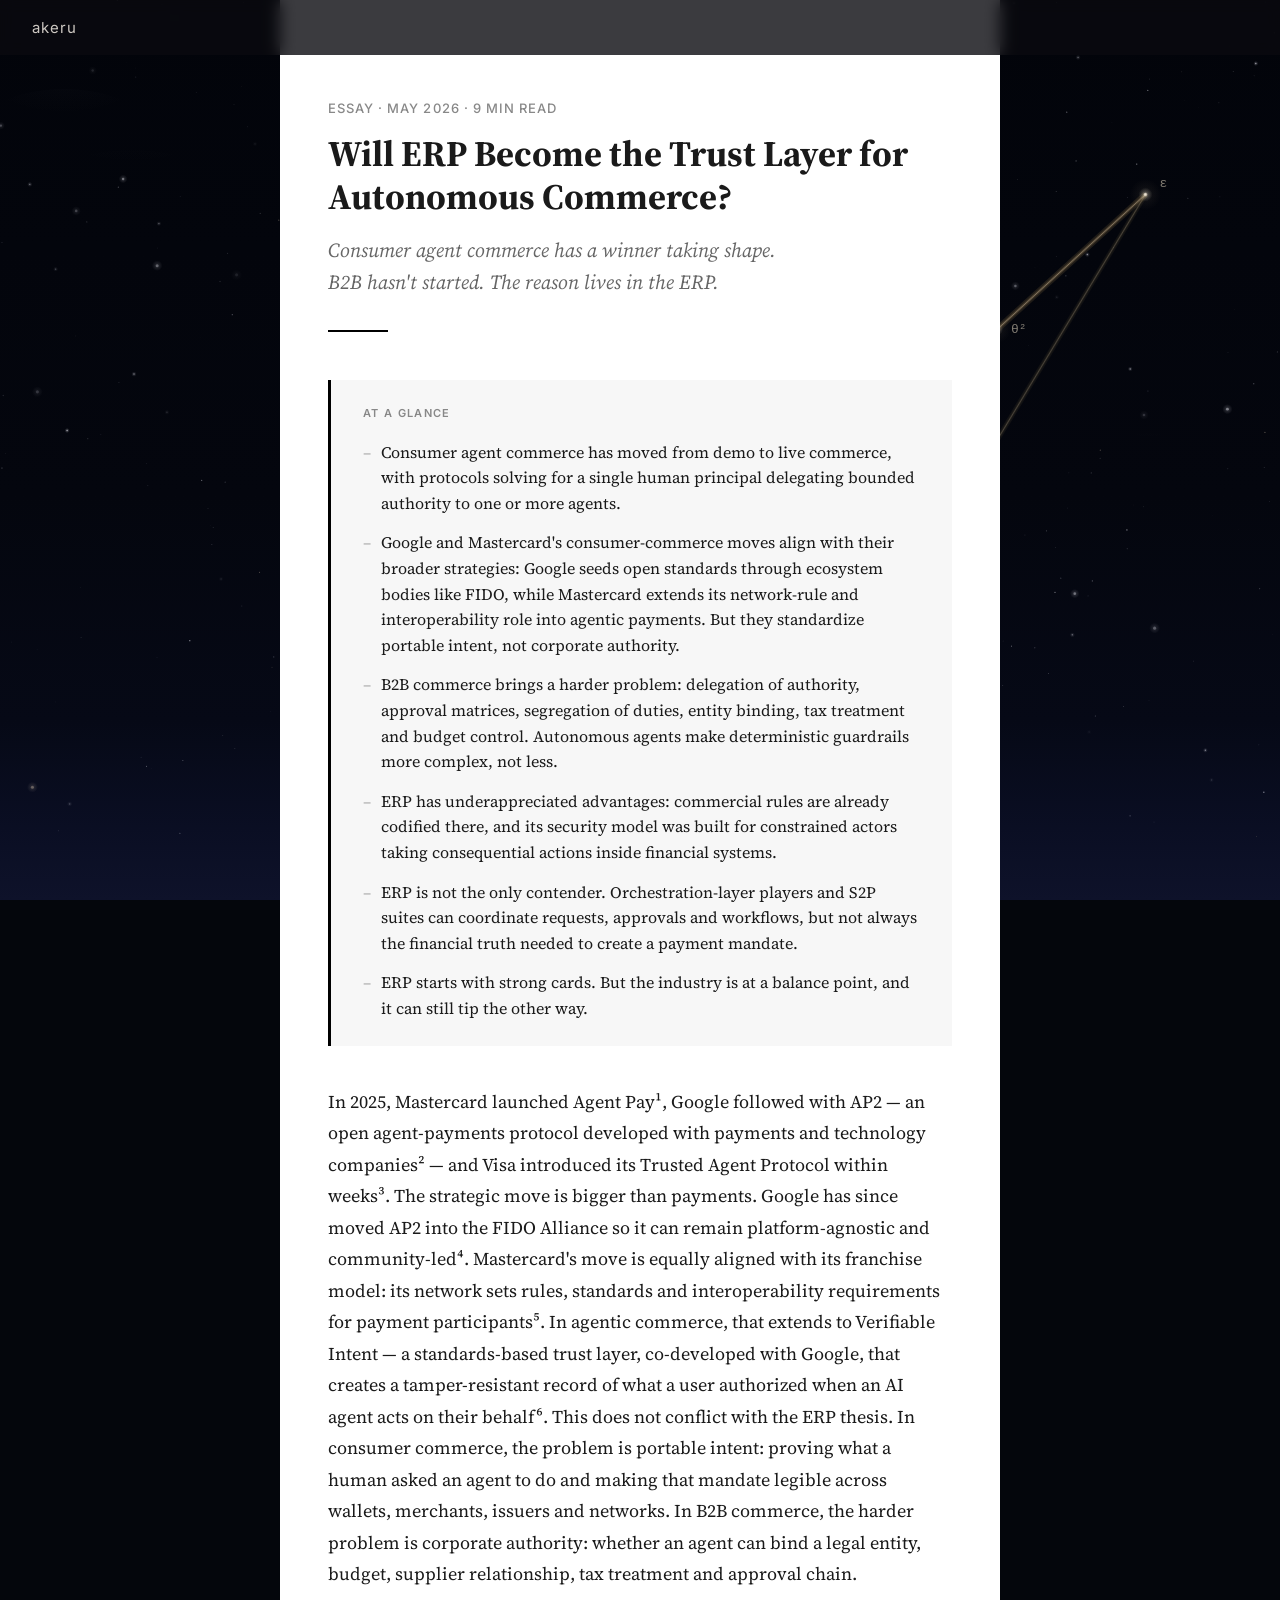
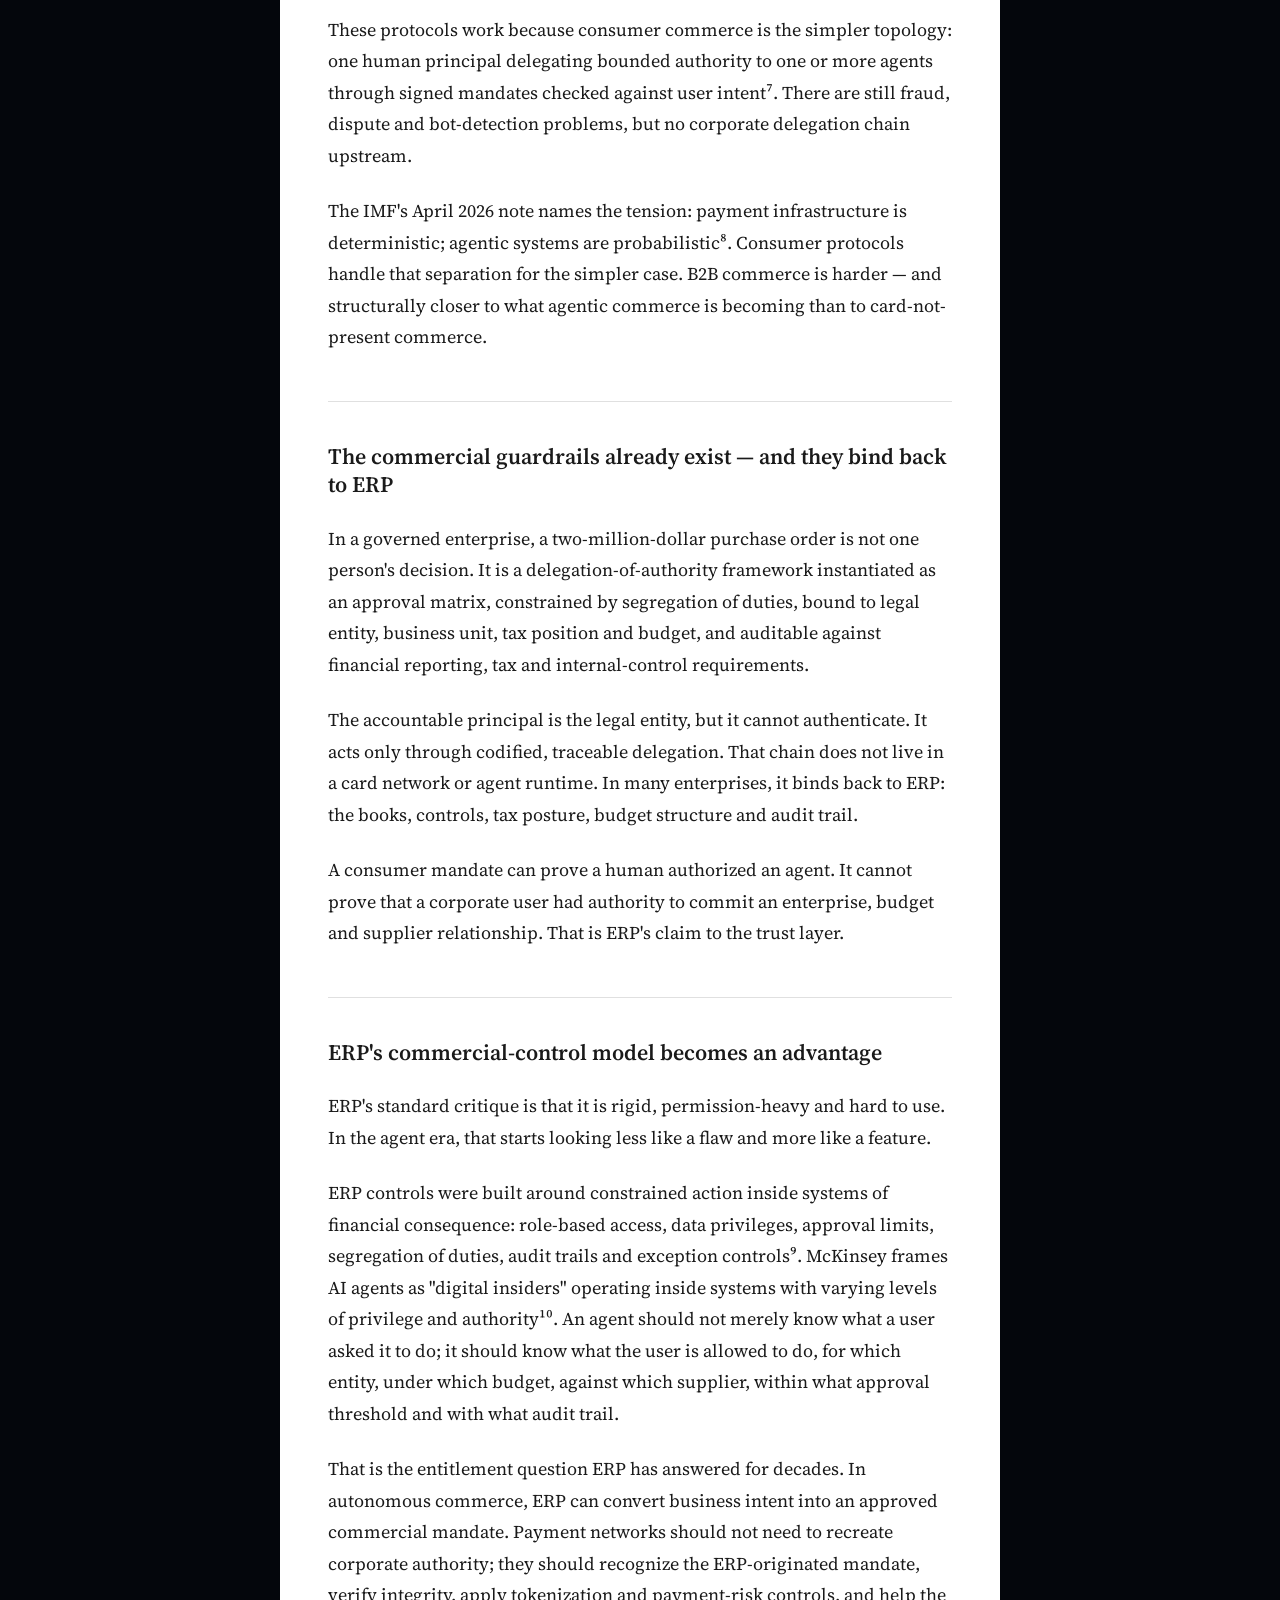
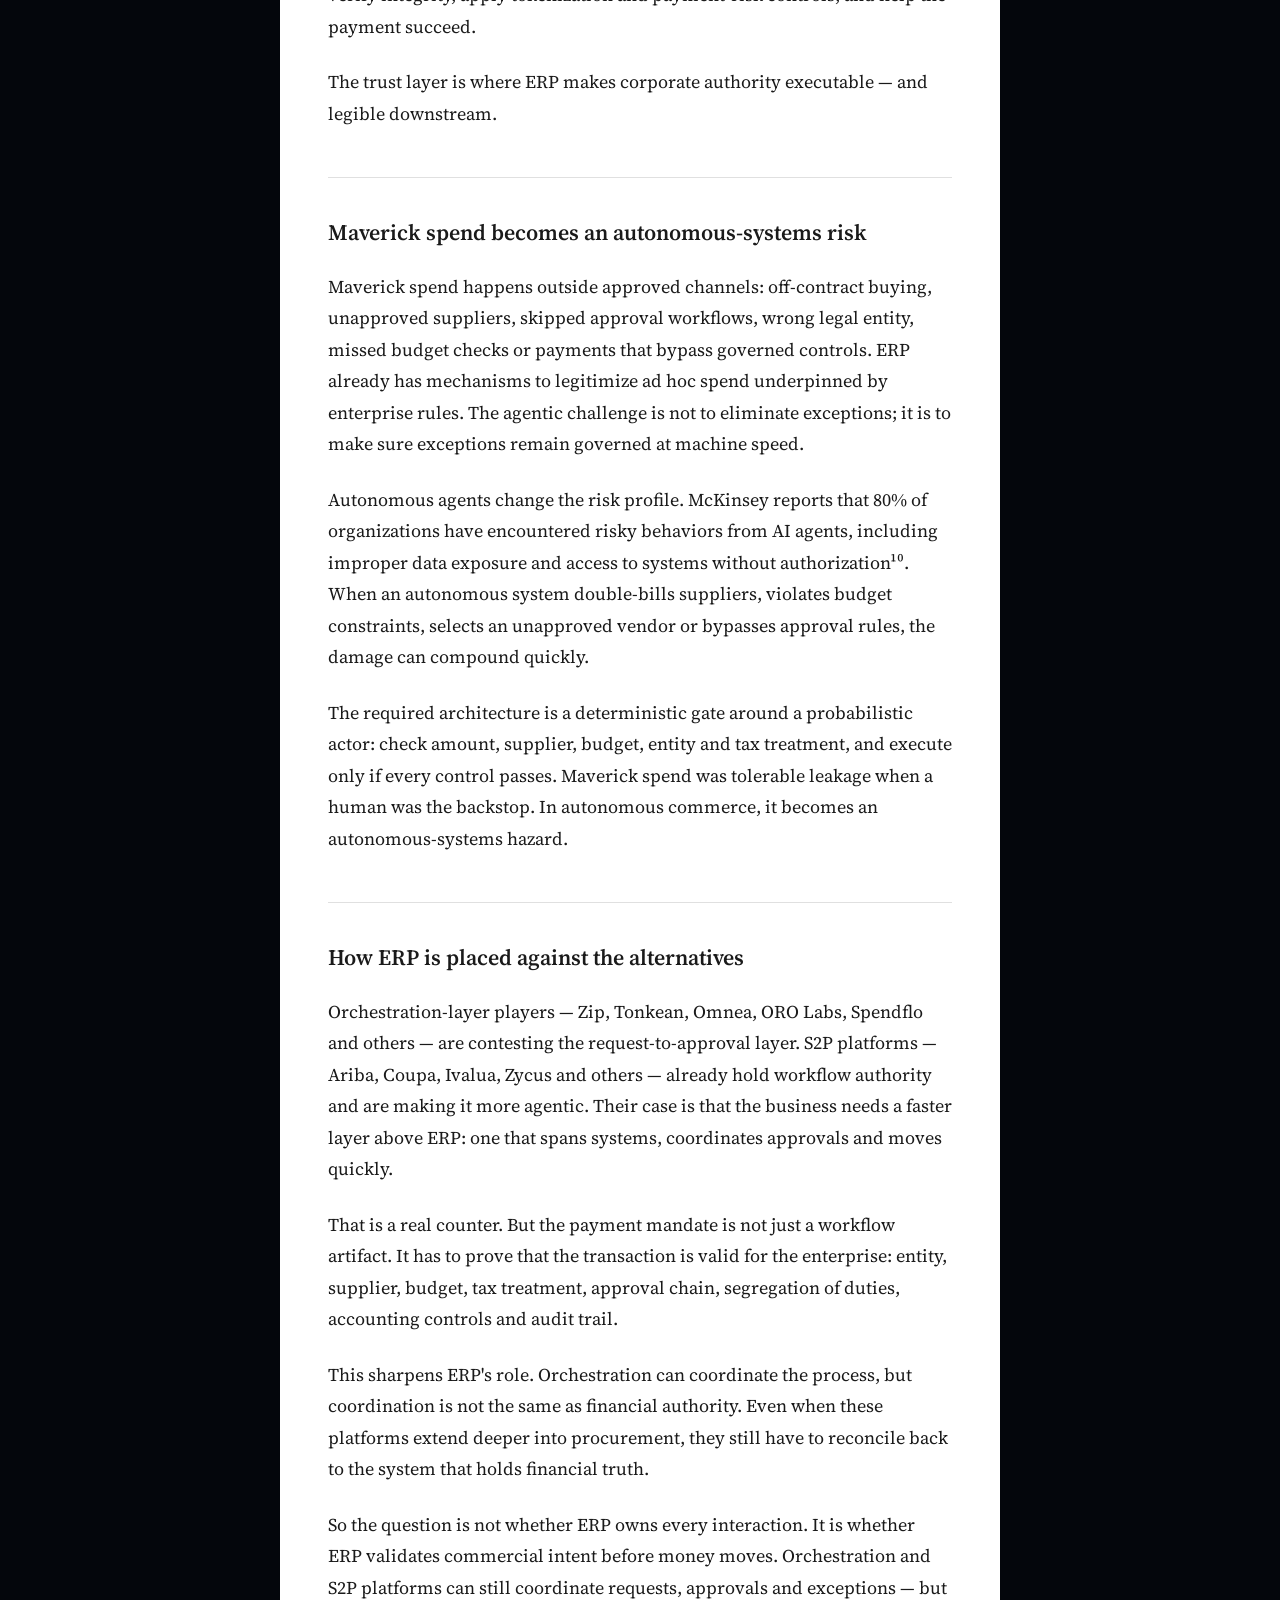
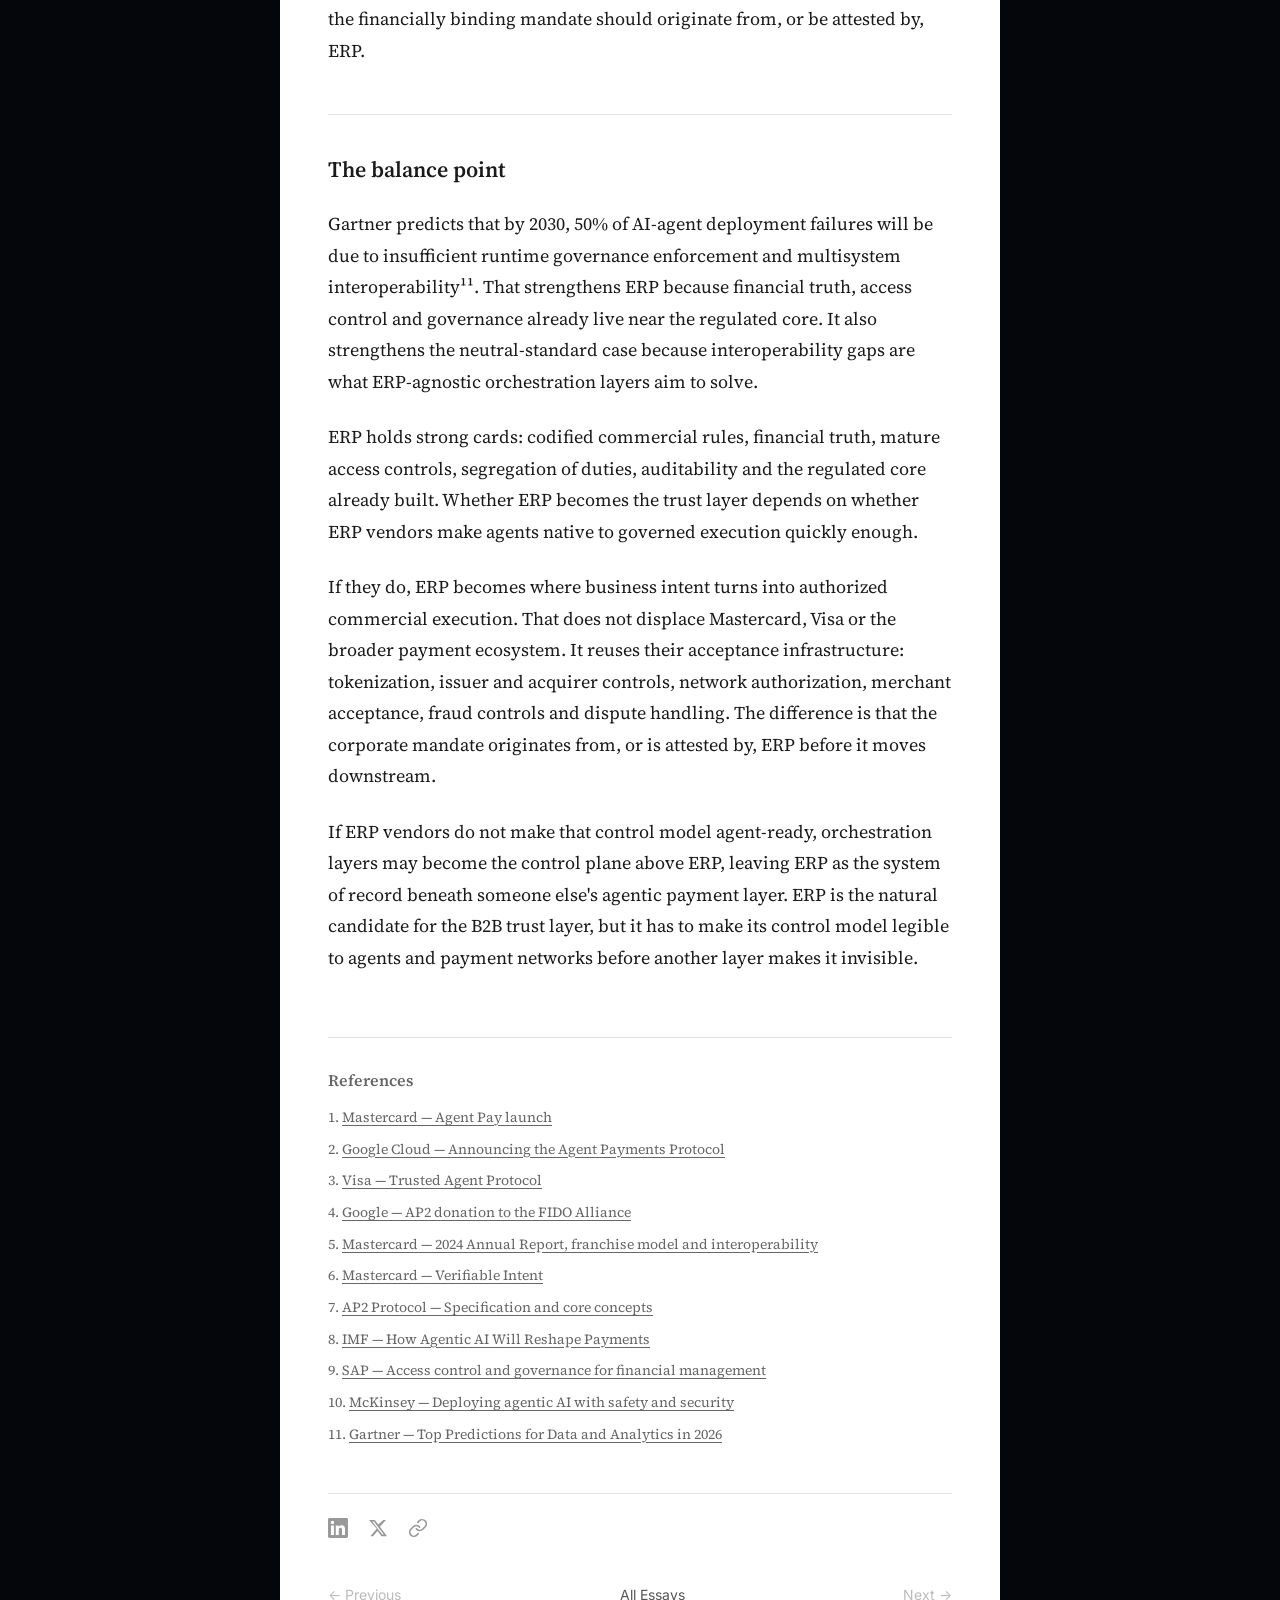
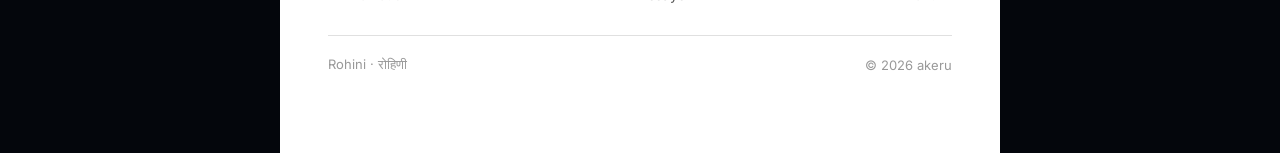
<file: essays/erp-trust-layer.html>
<!DOCTYPE html>
<html lang="en">
<head>
  <meta charset="UTF-8">
  <meta name="viewport" content="width=device-width, initial-scale=1.0">
  <title>Will ERP Become the Trust Layer for Autonomous Commerce? · akeru</title>
  <meta name="description" content="Consumer agent commerce has a winner taking shape. B2B hasn't started. The reason lives in the ERP.">
  <link rel="canonical" href="https://akeru.dev/essays/erp-trust-layer">

  <!-- Open Graph -->
  <meta property="og:type" content="article">
  <meta property="og:title" content="Will ERP Become the Trust Layer for Autonomous Commerce?">
  <meta property="og:description" content="Consumer agent commerce has a winner taking shape. B2B hasn't started. The reason lives in the ERP.">
  <meta property="og:url" content="https://akeru.dev/essays/erp-trust-layer">
  <meta property="og:site_name" content="akeru">
  <meta property="og:image" content="https://akeru.dev/img/erp-trust-layer-og.png">
  <meta property="og:image:width" content="1200">
  <meta property="og:image:height" content="630">
  <meta property="article:published_time" content="2026-05-01">
  <meta property="article:author" content="Nishant">

  <!-- Twitter Card -->
  <meta name="twitter:card" content="summary_large_image">
  <meta name="twitter:title" content="Will ERP Become the Trust Layer for Autonomous Commerce?">
  <meta name="twitter:description" content="Consumer agent commerce has a winner taking shape. B2B hasn't started. The reason lives in the ERP.">
  <meta name="twitter:image" content="https://akeru.dev/img/erp-trust-layer-og.png">

  <!-- Fonts -->
  <link rel="preconnect" href="https://fonts.googleapis.com">
  <link rel="preconnect" href="https://fonts.gstatic.com" crossorigin>
  <link href="https://fonts.googleapis.com/css2?family=Inter:wght@300;400;500;600&family=Source+Serif+Pro:ital,wght@0,400;0,600;0,700;1,400&family=Noto+Sans+Devanagari:wght@300;400&display=swap" rel="stylesheet">

  <style>
    *, *::before, *::after { margin: 0; padding: 0; box-sizing: border-box; }

    :root {
      --bg: #04060C;
    }

    html { background: var(--bg); }

    body {
      min-height: 100vh;
      background: var(--bg);
    }

    /* ── Canvas — fixed starfield behind everything ── */
    #sky {
      position: fixed;
      inset: 0;
      width: 100%;
      height: 100%;
      z-index: 0;
    }

    /* ── Fixed dark header ── */
    .essay-header {
      position: fixed;
      top: 0;
      left: 0;
      right: 0;
      z-index: 100;
      background: rgba(10,10,15,0.80);
      backdrop-filter: blur(8px);
      -webkit-backdrop-filter: blur(8px);
      padding: 18px 32px;
      display: flex;
      align-items: center;
    }

    .essay-header-logo {
      font-family: 'Inter', -apple-system, sans-serif;
      font-size: 15px;
      font-weight: 400;
      letter-spacing: 0.06em;
      text-transform: lowercase;
      color: rgba(226,221,214,0.90);
      text-decoration: none;
      transition: opacity 0.2s;
    }

    .essay-header-logo:hover { opacity: 0.65; }

    /* ── White essay panel over the starfield ── */
    .essay-panel {
      position: relative;
      z-index: 10;
      max-width: 720px;
      margin: 0 auto;
      padding: 100px 48px 80px;
      background: #fff;
      min-height: 100vh;
    }

    /* ── Meta label ── */
    .essay-meta {
      font-family: 'Inter', sans-serif;
      font-size: 13px;
      font-weight: 500;
      letter-spacing: 0.08em;
      text-transform: uppercase;
      color: #888;
      margin-bottom: 16px;
    }

    /* ── Title ── */
    .essay-title {
      font-family: 'Source Serif Pro', Georgia, serif;
      font-size: 36px;
      font-weight: 700;
      line-height: 1.2;
      color: #1a1a1a;
      margin-bottom: 16px;
    }

    /* ── Subtitle ── */
    .essay-subtitle {
      font-family: 'Source Serif Pro', Georgia, serif;
      font-size: 20px;
      font-weight: 400;
      font-style: italic;
      color: #666;
      line-height: 1.6;
      margin-bottom: 0;
    }

    /* ── Divider ── */
    .essay-hr {
      border: none;
      border-top: 2px solid #000;
      width: 60px;
      margin: 32px 0 48px;
    }

    /* ── Body typography ── */
    .essay-body {
      font-family: 'Source Serif Pro', Georgia, serif;
      font-size: 18px;
      line-height: 1.75;
      color: #1a1a1a;
    }

    .essay-body p { margin-bottom: 24px; }

    .essay-body h2 {
      font-family: 'Source Serif Pro', Georgia, serif;
      font-size: 22px;
      font-weight: 600;
      color: #1a1a1a;
      margin-top: 48px;
      padding-top: 40px;
      border-top: 1px solid #e0e0e0;
      line-height: 1.3;
      margin-bottom: 24px;
    }

    .essay-body a {
      color: #1a1a1a;
      text-decoration: underline;
      text-underline-offset: 3px;
    }

    .essay-body a:hover { opacity: 0.70; }

    /* ── At a glance summary box ── */
    .at-glance {
      background: #f7f7f7;
      border-left: 3px solid #000;
      padding: 24px 32px;
      margin-bottom: 40px;
    }

    .at-glance-label {
      font-family: 'Inter', sans-serif;
      font-size: 11px;
      font-weight: 600;
      letter-spacing: 0.12em;
      text-transform: uppercase;
      color: #888;
      margin-bottom: 16px;
    }

    .at-glance ul {
      list-style: none;
      padding: 0;
      margin: 0;
    }

    .at-glance li {
      font-family: 'Source Serif Pro', Georgia, serif;
      font-size: 16px;
      line-height: 1.6;
      color: #1a1a1a;
      padding-left: 18px;
      position: relative;
      margin-bottom: 14px;
    }

    .at-glance li:last-child { margin-bottom: 0; }

    .at-glance li::before {
      content: '–';
      position: absolute;
      left: 0;
      color: #aaa;
    }

    /* ── References ── */
    .essay-references {
      border-top: 1px solid #ddd;
      padding-top: 32px;
      margin-top: 64px;
    }

    .essay-references h2 {
      font-family: 'Source Serif Pro', Georgia, serif;
      font-size: 16px;
      font-weight: 600;
      color: #666;
      margin-bottom: 16px;
      border-top: none;
      padding-top: 0;
      margin-top: 0;
    }

    .essay-references p {
      font-size: 14px;
      color: #666;
      margin-bottom: 10px;
      font-family: 'Source Serif Pro', Georgia, serif;
      line-height: 1.55;
    }

    .essay-references a {
      color: #666;
      text-decoration: underline;
      text-underline-offset: 3px;
    }

    /* ── Share bar — icon-only ── */
    .share-bar {
      display: flex;
      align-items: center;
      gap: 20px;
      border-top: 1px solid #e0e0e0;
      padding-top: 24px;
      margin-top: 48px;
    }

    .share-bar a,
    .share-bar button {
      display: flex;
      align-items: center;
      justify-content: center;
      color: #999;
      text-decoration: none;
      background: none;
      border: none;
      cursor: pointer;
      padding: 0;
      transition: color 0.2s ease;
      line-height: 1;
    }

    .share-bar a:hover,
    .share-bar button:hover { color: #1a1a1a; }

    .share-bar svg {
      width: 20px;
      height: 20px;
      display: block;
    }

    /* ── Essay bottom nav ── */
    .essay-nav {
      display: flex;
      justify-content: space-between;
      align-items: center;
      margin-top: 48px;
      font-family: 'Inter', sans-serif;
      font-size: 14px;
      color: #555;
    }

    .essay-nav span { color: #bbb; }

    .essay-nav a {
      color: #555;
      text-decoration: none;
      font-family: 'Inter', sans-serif;
    }

    .essay-nav a:hover { color: #1a1a1a; }

    /* ── Footer — Rohini left, copyright right ── */
    .essay-footer {
      display: flex;
      justify-content: space-between;
      align-items: center;
      margin-top: 32px;
      padding-top: 20px;
      border-top: 1px solid #e0e0e0;
      font-family: 'Inter', sans-serif;
      font-size: 13px;
      color: #999;
    }

    /* ── Mobile ── */
    @media (max-width: 720px) {
      .essay-panel {
        padding: 80px 24px 60px;
      }
      .essay-title { font-size: 28px; }
      .share-bar { flex-wrap: wrap; gap: 24px; }
    }
  </style>
</head>
<body>

<canvas id="sky"></canvas>

<header class="essay-header">
  <a href="/" class="essay-header-logo">akeru</a>
</header>

<main class="essay-panel">

  <div class="essay-meta">Essay · May 2026 · 9 min read</div>
  <h1 class="essay-title">Will ERP Become the Trust Layer for Autonomous Commerce?</h1>
  <p class="essay-subtitle">Consumer agent commerce has a winner taking shape.<br>B2B hasn't started. The reason lives in the ERP.</p>
  <hr class="essay-hr">

  <div class="essay-body">

    <!-- At a glance -->
    <div class="at-glance">
      <div class="at-glance-label">At a glance</div>
      <ul>
        <li>Consumer agent commerce has moved from demo to live commerce, with protocols solving for a single human principal delegating bounded authority to one or more agents.</li>
        <li>Google and Mastercard's consumer-commerce moves align with their broader strategies: Google seeds open standards through ecosystem bodies like FIDO, while Mastercard extends its network-rule and interoperability role into agentic payments. But they standardize portable intent, not corporate authority.</li>
        <li>B2B commerce brings a harder problem: delegation of authority, approval matrices, segregation of duties, entity binding, tax treatment and budget control. Autonomous agents make deterministic guardrails more complex, not less.</li>
        <li>ERP has underappreciated advantages: commercial rules are already codified there, and its security model was built for constrained actors taking consequential actions inside financial systems.</li>
        <li>ERP is not the only contender. Orchestration-layer players and S2P suites can coordinate requests, approvals and workflows, but not always the financial truth needed to create a payment mandate.</li>
        <li>ERP starts with strong cards. But the industry is at a balance point, and it can still tip the other way.</li>
      </ul>
    </div>

    <p>In 2025, Mastercard launched Agent Pay¹, Google followed with AP2 — an open agent-payments protocol developed with payments and technology companies² — and Visa introduced its Trusted Agent Protocol within weeks³. The strategic move is bigger than payments. Google has since moved AP2 into the FIDO Alliance so it can remain platform-agnostic and community-led⁴. Mastercard's move is equally aligned with its franchise model: its network sets rules, standards and interoperability requirements for payment participants⁵. In agentic commerce, that extends to Verifiable Intent — a standards-based trust layer, co-developed with Google, that creates a tamper-resistant record of what a user authorized when an AI agent acts on their behalf⁶. This does not conflict with the ERP thesis. In consumer commerce, the problem is portable intent: proving what a human asked an agent to do and making that mandate legible across wallets, merchants, issuers and networks. In B2B commerce, the harder problem is corporate authority: whether an agent can bind a legal entity, budget, supplier relationship, tax treatment and approval chain.</p>

    <p>These protocols work because consumer commerce is the simpler topology: one human principal delegating bounded authority to one or more agents through signed mandates checked against user intent⁷. There are still fraud, dispute and bot-detection problems, but no corporate delegation chain upstream.</p>

    <p>The IMF's April 2026 note names the tension: payment infrastructure is deterministic; agentic systems are probabilistic⁸. Consumer protocols handle that separation for the simpler case. B2B commerce is harder — and structurally closer to what agentic commerce is becoming than to card-not-present commerce.</p>

    <h2>The commercial guardrails already exist — and they bind back to ERP</h2>

    <p>In a governed enterprise, a two-million-dollar purchase order is not one person's decision. It is a delegation-of-authority framework instantiated as an approval matrix, constrained by segregation of duties, bound to legal entity, business unit, tax position and budget, and auditable against financial reporting, tax and internal-control requirements.</p>

    <p>The accountable principal is the legal entity, but it cannot authenticate. It acts only through codified, traceable delegation. That chain does not live in a card network or agent runtime. In many enterprises, it binds back to ERP: the books, controls, tax posture, budget structure and audit trail.</p>

    <p>A consumer mandate can prove a human authorized an agent. It cannot prove that a corporate user had authority to commit an enterprise, budget and supplier relationship. That is ERP's claim to the trust layer.</p>

    <h2>ERP's commercial-control model becomes an advantage</h2>

    <p>ERP's standard critique is that it is rigid, permission-heavy and hard to use. In the agent era, that starts looking less like a flaw and more like a feature.</p>

    <p>ERP controls were built around constrained action inside systems of financial consequence: role-based access, data privileges, approval limits, segregation of duties, audit trails and exception controls⁹. McKinsey frames AI agents as "digital insiders" operating inside systems with varying levels of privilege and authority¹⁰. An agent should not merely know what a user asked it to do; it should know what the user is allowed to do, for which entity, under which budget, against which supplier, within what approval threshold and with what audit trail.</p>

    <p>That is the entitlement question ERP has answered for decades. In autonomous commerce, ERP can convert business intent into an approved commercial mandate. Payment networks should not need to recreate corporate authority; they should recognize the ERP-originated mandate, verify integrity, apply tokenization and payment-risk controls, and help the payment succeed.</p>

    <p>The trust layer is where ERP makes corporate authority executable — and legible downstream.</p>

    <h2>Maverick spend becomes an autonomous-systems risk</h2>

    <p>Maverick spend happens outside approved channels: off-contract buying, unapproved suppliers, skipped approval workflows, wrong legal entity, missed budget checks or payments that bypass governed controls. ERP already has mechanisms to legitimize ad hoc spend underpinned by enterprise rules. The agentic challenge is not to eliminate exceptions; it is to make sure exceptions remain governed at machine speed.</p>

    <p>Autonomous agents change the risk profile. McKinsey reports that 80% of organizations have encountered risky behaviors from AI agents, including improper data exposure and access to systems without authorization¹⁰. When an autonomous system double-bills suppliers, violates budget constraints, selects an unapproved vendor or bypasses approval rules, the damage can compound quickly.</p>

    <p>The required architecture is a deterministic gate around a probabilistic actor: check amount, supplier, budget, entity and tax treatment, and execute only if every control passes. Maverick spend was tolerable leakage when a human was the backstop. In autonomous commerce, it becomes an autonomous-systems hazard.</p>

    <h2>How ERP is placed against the alternatives</h2>

    <p>Orchestration-layer players — Zip, Tonkean, Omnea, ORO Labs, Spendflo and others — are contesting the request-to-approval layer. S2P platforms — Ariba, Coupa, Ivalua, Zycus and others — already hold workflow authority and are making it more agentic. Their case is that the business needs a faster layer above ERP: one that spans systems, coordinates approvals and moves quickly.</p>

    <p>That is a real counter. But the payment mandate is not just a workflow artifact. It has to prove that the transaction is valid for the enterprise: entity, supplier, budget, tax treatment, approval chain, segregation of duties, accounting controls and audit trail.</p>

    <p>This sharpens ERP's role. Orchestration can coordinate the process, but coordination is not the same as financial authority. Even when these platforms extend deeper into procurement, they still have to reconcile back to the system that holds financial truth.</p>

    <p>So the question is not whether ERP owns every interaction. It is whether ERP validates commercial intent before money moves. Orchestration and S2P platforms can still coordinate requests, approvals and exceptions — but the financially binding mandate should originate from, or be attested by, ERP.</p>

    <h2>The balance point</h2>

    <p>Gartner predicts that by 2030, 50% of AI-agent deployment failures will be due to insufficient runtime governance enforcement and multisystem interoperability¹¹. That strengthens ERP because financial truth, access control and governance already live near the regulated core. It also strengthens the neutral-standard case because interoperability gaps are what ERP-agnostic orchestration layers aim to solve.</p>

    <p>ERP holds strong cards: codified commercial rules, financial truth, mature access controls, segregation of duties, auditability and the regulated core already built. Whether ERP becomes the trust layer depends on whether ERP vendors make agents native to governed execution quickly enough.</p>

    <p>If they do, ERP becomes where business intent turns into authorized commercial execution. That does not displace Mastercard, Visa or the broader payment ecosystem. It reuses their acceptance infrastructure: tokenization, issuer and acquirer controls, network authorization, merchant acceptance, fraud controls and dispute handling. The difference is that the corporate mandate originates from, or is attested by, ERP before it moves downstream.</p>

    <p>If ERP vendors do not make that control model agent-ready, orchestration layers may become the control plane above ERP, leaving ERP as the system of record beneath someone else's agentic payment layer. ERP is the natural candidate for the B2B trust layer, but it has to make its control model legible to agents and payment networks before another layer makes it invisible.</p>

    <!-- References -->
    <div class="essay-references">
      <h2>References</h2>
      <p>1. <a href="https://newsroom.mastercard.com/news/press/2025/april/mastercard-unveils-agent-pay-pioneering-agentic-payments-technology-to-power-commerce-in-the-age-of-ai/" target="_blank" rel="noopener">Mastercard — Agent Pay launch</a></p>
      <p>2. <a href="https://cloud.google.com/blog/products/ai-machine-learning/announcing-agents-to-payments-ap2-protocol" target="_blank" rel="noopener">Google Cloud — Announcing the Agent Payments Protocol</a></p>
      <p>3. <a href="https://investor.visa.com/news/news-details/2025/Visa-Introduces-Trusted-Agent-Protocol-An-Ecosystem-Led-Framework-for-AI-Commerce/default.aspx" target="_blank" rel="noopener">Visa — Trusted Agent Protocol</a></p>
      <p>4. <a href="https://blog.google/products-and-platforms/platforms/google-pay/agent-payments-protocol-fido-alliance/" target="_blank" rel="noopener">Google — AP2 donation to the FIDO Alliance</a></p>
      <p>5. <a href="https://www.sec.gov/Archives/edgar/data/1141391/000114139125000011/ma-20241231.htm" target="_blank" rel="noopener">Mastercard — 2024 Annual Report, franchise model and interoperability</a></p>
      <p>6. <a href="https://www.mastercard.com/us/en/news-and-trends/stories/2026/verifiable-intent.html" target="_blank" rel="noopener">Mastercard — Verifiable Intent</a></p>
      <p>7. <a href="https://ap2-protocol.org/" target="_blank" rel="noopener">AP2 Protocol — Specification and core concepts</a></p>
      <p>8. <a href="https://www.imf.org/en/publications/imf-notes/issues/2026/04/22/how-agentic-ai-will-reshape-payments-575560" target="_blank" rel="noopener">IMF — How Agentic AI Will Reshape Payments</a></p>
      <p>9. <a href="https://www.sap.com/products/financial-management/access-control.html" target="_blank" rel="noopener">SAP — Access control and governance for financial management</a></p>
      <p>10. <a href="https://www.mckinsey.com/capabilities/risk-and-resilience/our-insights/deploying-agentic-ai-with-safety-and-security-a-playbook-for-technology-leaders" target="_blank" rel="noopener">McKinsey — Deploying agentic AI with safety and security</a></p>
      <p>11. <a href="https://www.gartner.com/en/newsroom/press-releases/2026-03-11-gartner-announces-top-predictions-for-data-and-analytics-in-2026" target="_blank" rel="noopener">Gartner — Top Predictions for Data and Analytics in 2026</a></p>
    </div>

  </div><!-- /.essay-body -->

  <!-- Share bar — icon only -->
  <div class="share-bar">
    <!-- LinkedIn -->
    <a href="https://www.linkedin.com/sharing/share-offsite/?url=https://akeru.dev/essays/erp-trust-layer" target="_blank" rel="noopener" aria-label="Share on LinkedIn">
      <svg viewBox="0 0 24 24" fill="currentColor" xmlns="http://www.w3.org/2000/svg">
        <path d="M20.447 20.452h-3.554v-5.569c0-1.328-.027-3.037-1.852-3.037-1.853 0-2.136 1.445-2.136 2.939v5.667H9.351V9h3.414v1.561h.046c.477-.9 1.637-1.85 3.37-1.85 3.601 0 4.267 2.37 4.267 5.455v6.286zM5.337 7.433a2.062 2.062 0 01-2.063-2.065 2.064 2.064 0 112.063 2.065zm1.782 13.019H3.555V9h3.564v11.452zM22.225 0H1.771C.792 0 0 .774 0 1.729v20.542C0 23.227.792 24 1.771 24h20.451C23.2 24 24 23.227 24 22.271V1.729C24 .774 23.2 0 22.222 0h.003z"/>
      </svg>
    </a>
    <!-- X / Twitter -->
    <a href="https://x.com/intent/tweet?url=https://akeru.dev/essays/erp-trust-layer&text=Will%20ERP%20Become%20the%20Trust%20Layer%20for%20Autonomous%20Commerce%3F" target="_blank" rel="noopener" aria-label="Share on X">
      <svg viewBox="0 0 24 24" fill="currentColor" xmlns="http://www.w3.org/2000/svg">
        <path d="M18.244 2.25h3.308l-7.227 8.26 8.502 11.24H16.17l-4.714-6.231-5.401 6.231H2.746l7.73-8.835L1.254 2.25H8.08l4.253 5.622zm-1.161 17.52h1.833L7.084 4.126H5.117z"/>
      </svg>
    </a>
    <!-- Copy link -->
    <button id="copy-btn" aria-label="Copy link">
      <svg viewBox="0 0 24 24" fill="none" stroke="currentColor" stroke-width="2" stroke-linecap="round" stroke-linejoin="round" xmlns="http://www.w3.org/2000/svg">
        <path d="M10 13a5 5 0 0 0 7.54.54l3-3a5 5 0 0 0-7.07-7.07l-1.72 1.71"/>
        <path d="M14 11a5 5 0 0 0-7.54-.54l-3 3a5 5 0 0 0 7.07 7.07l1.71-1.71"/>
      </svg>
    </button>
  </div>

  <!-- Bottom nav -->
  <nav class="essay-nav">
    <span>← Previous</span>
    <a href="/">All Essays</a>
    <span>Next →</span>
  </nav>

  <!-- Footer -->
  <footer class="essay-footer">
    <span>Rohini · रोहिणी</span>
    <span>© 2026 akeru</span>
  </footer>

</main>

<script src="/js/starfield.js"></script>
<script>
  document.getElementById('copy-btn').addEventListener('click', function () {
    var btn = this;
    navigator.clipboard.writeText(window.location.href).then(function () {
      btn.style.color = '#1a1a1a';
      setTimeout(function () { btn.style.color = ''; }, 1500);
    });
  });
</script>
</body>
</html>
</file>
